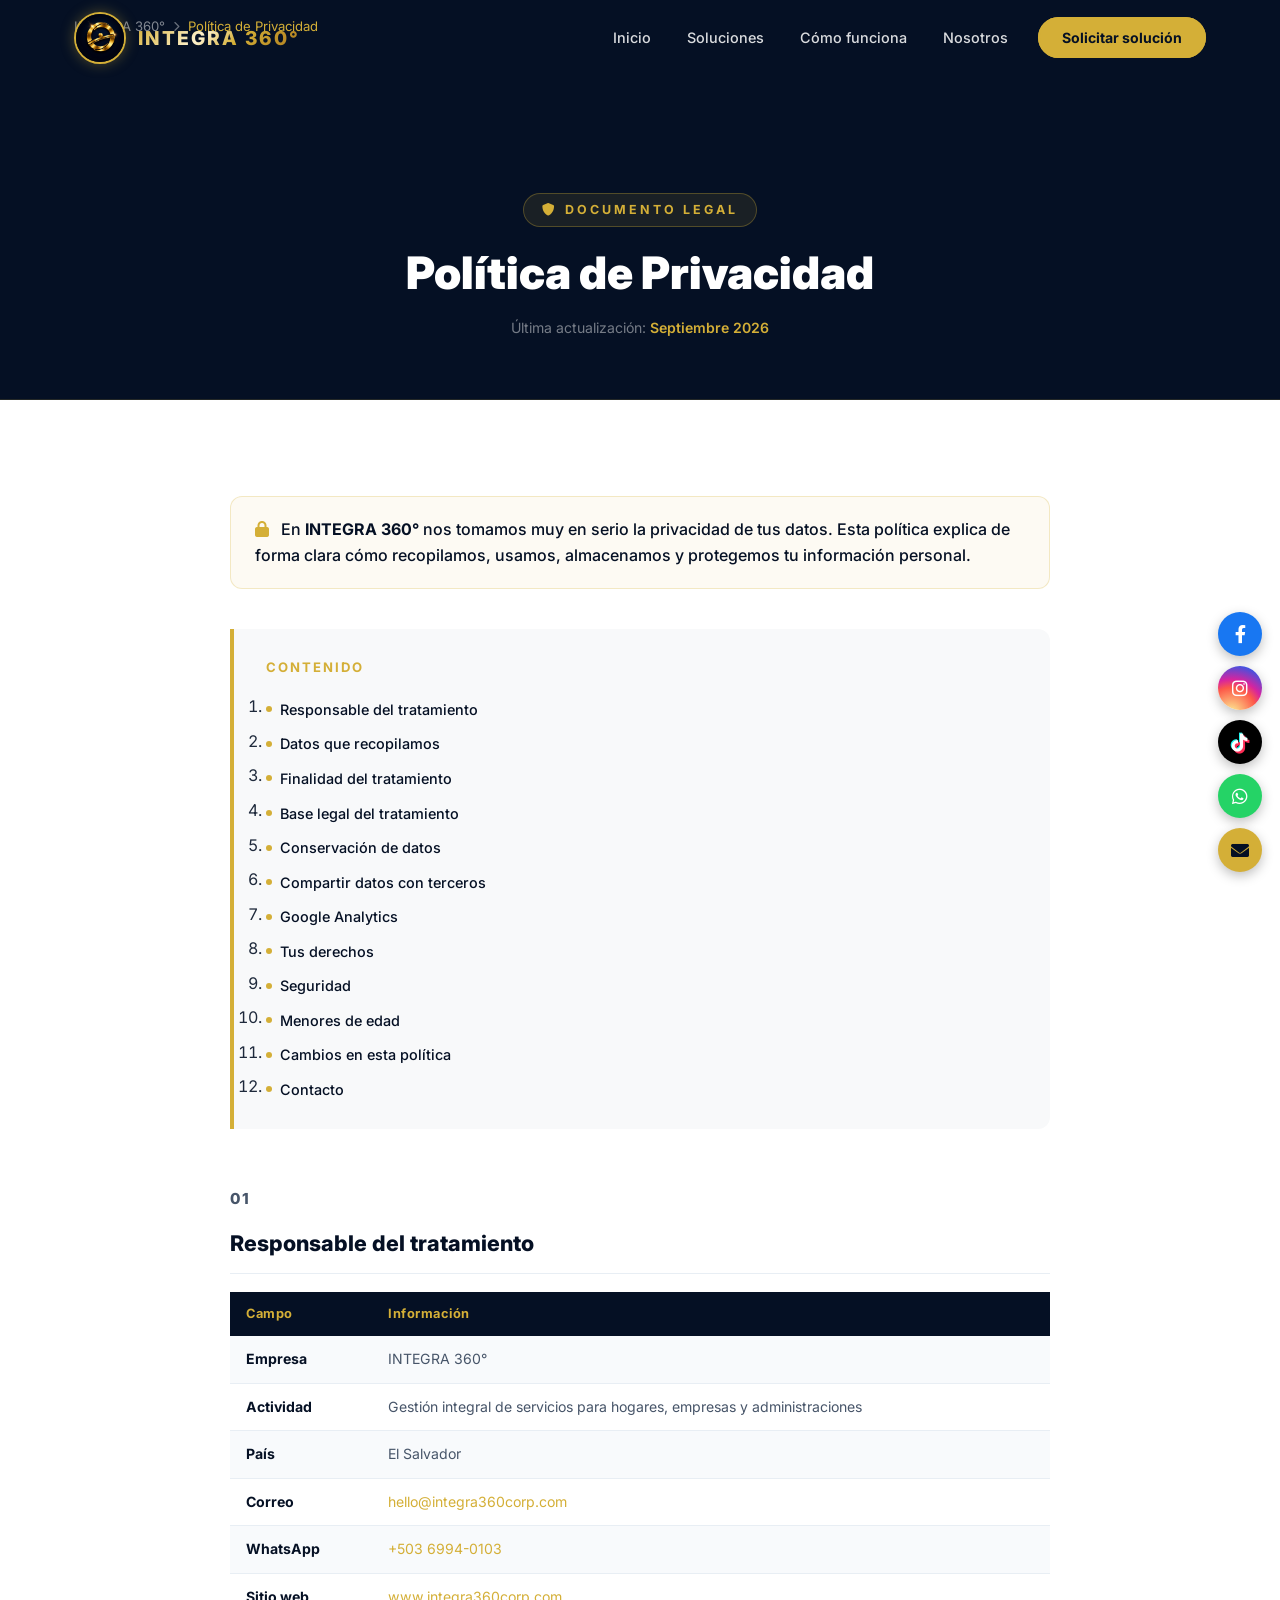
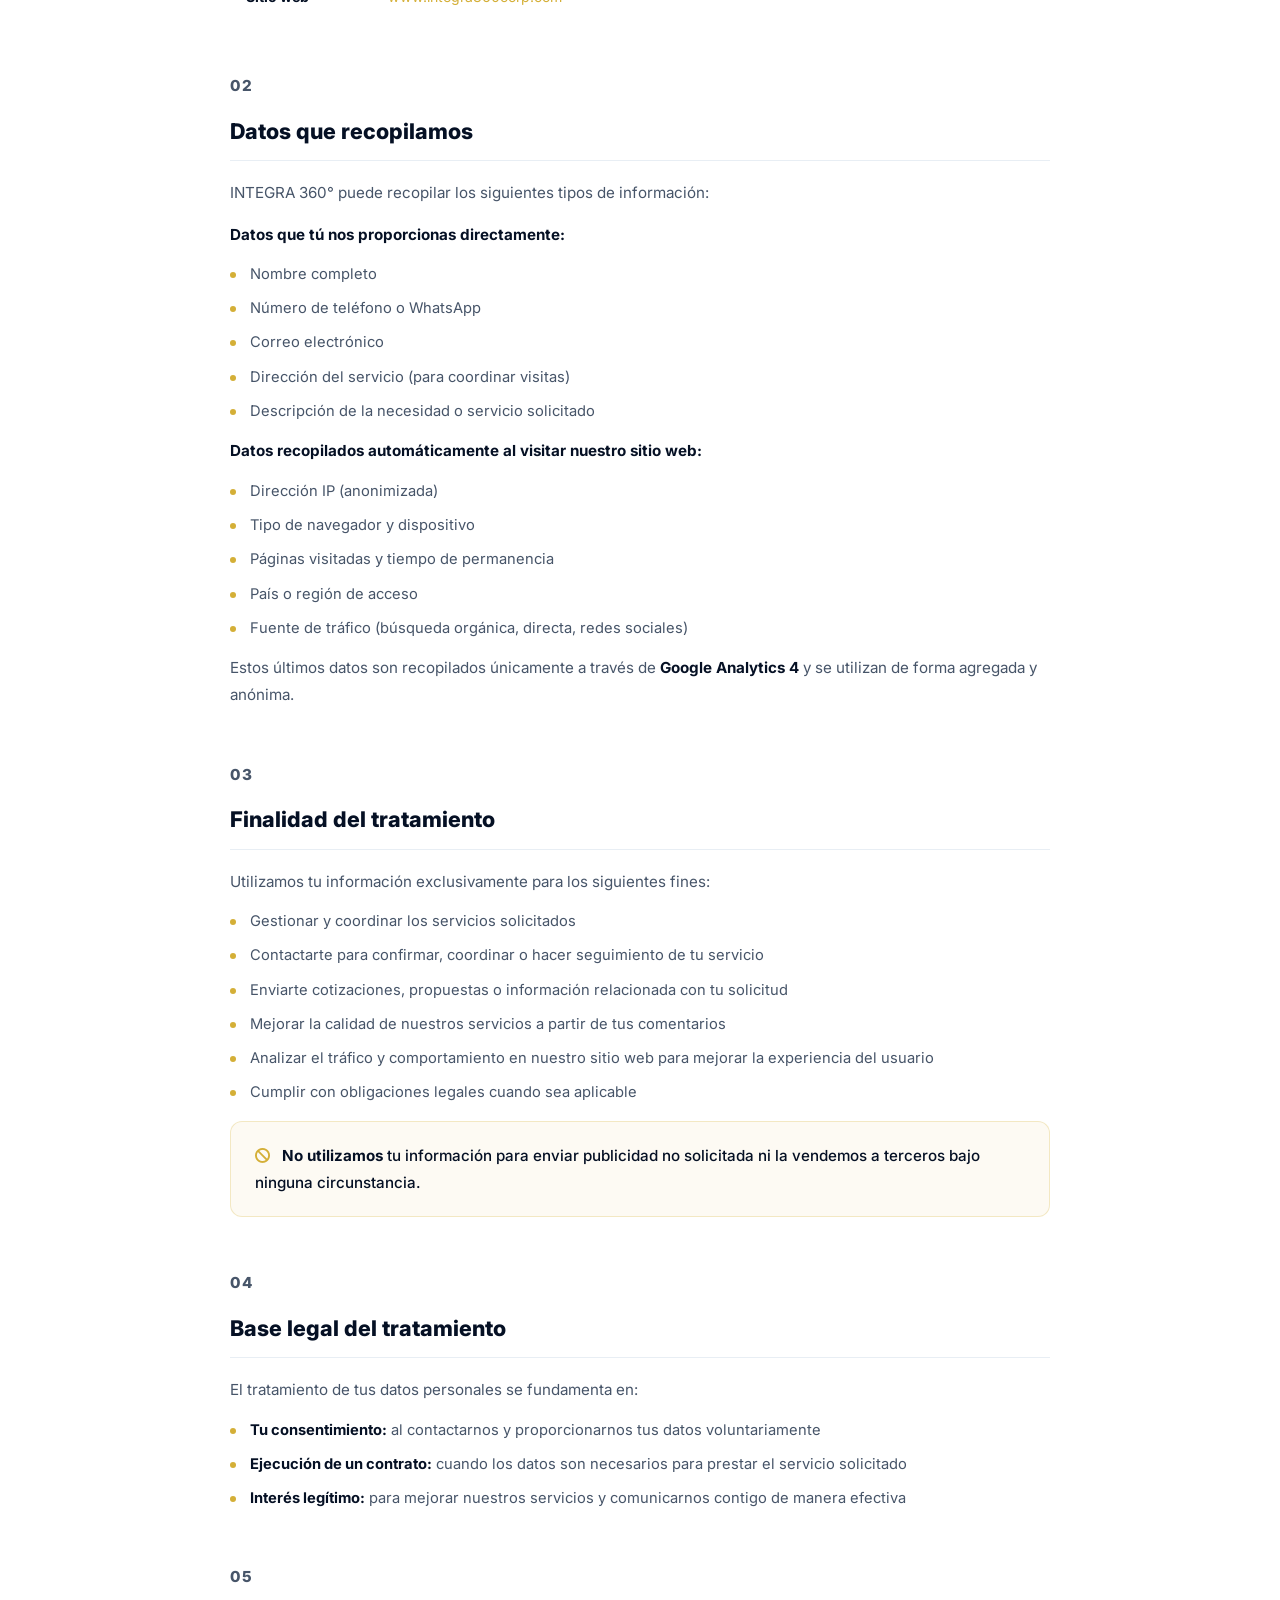
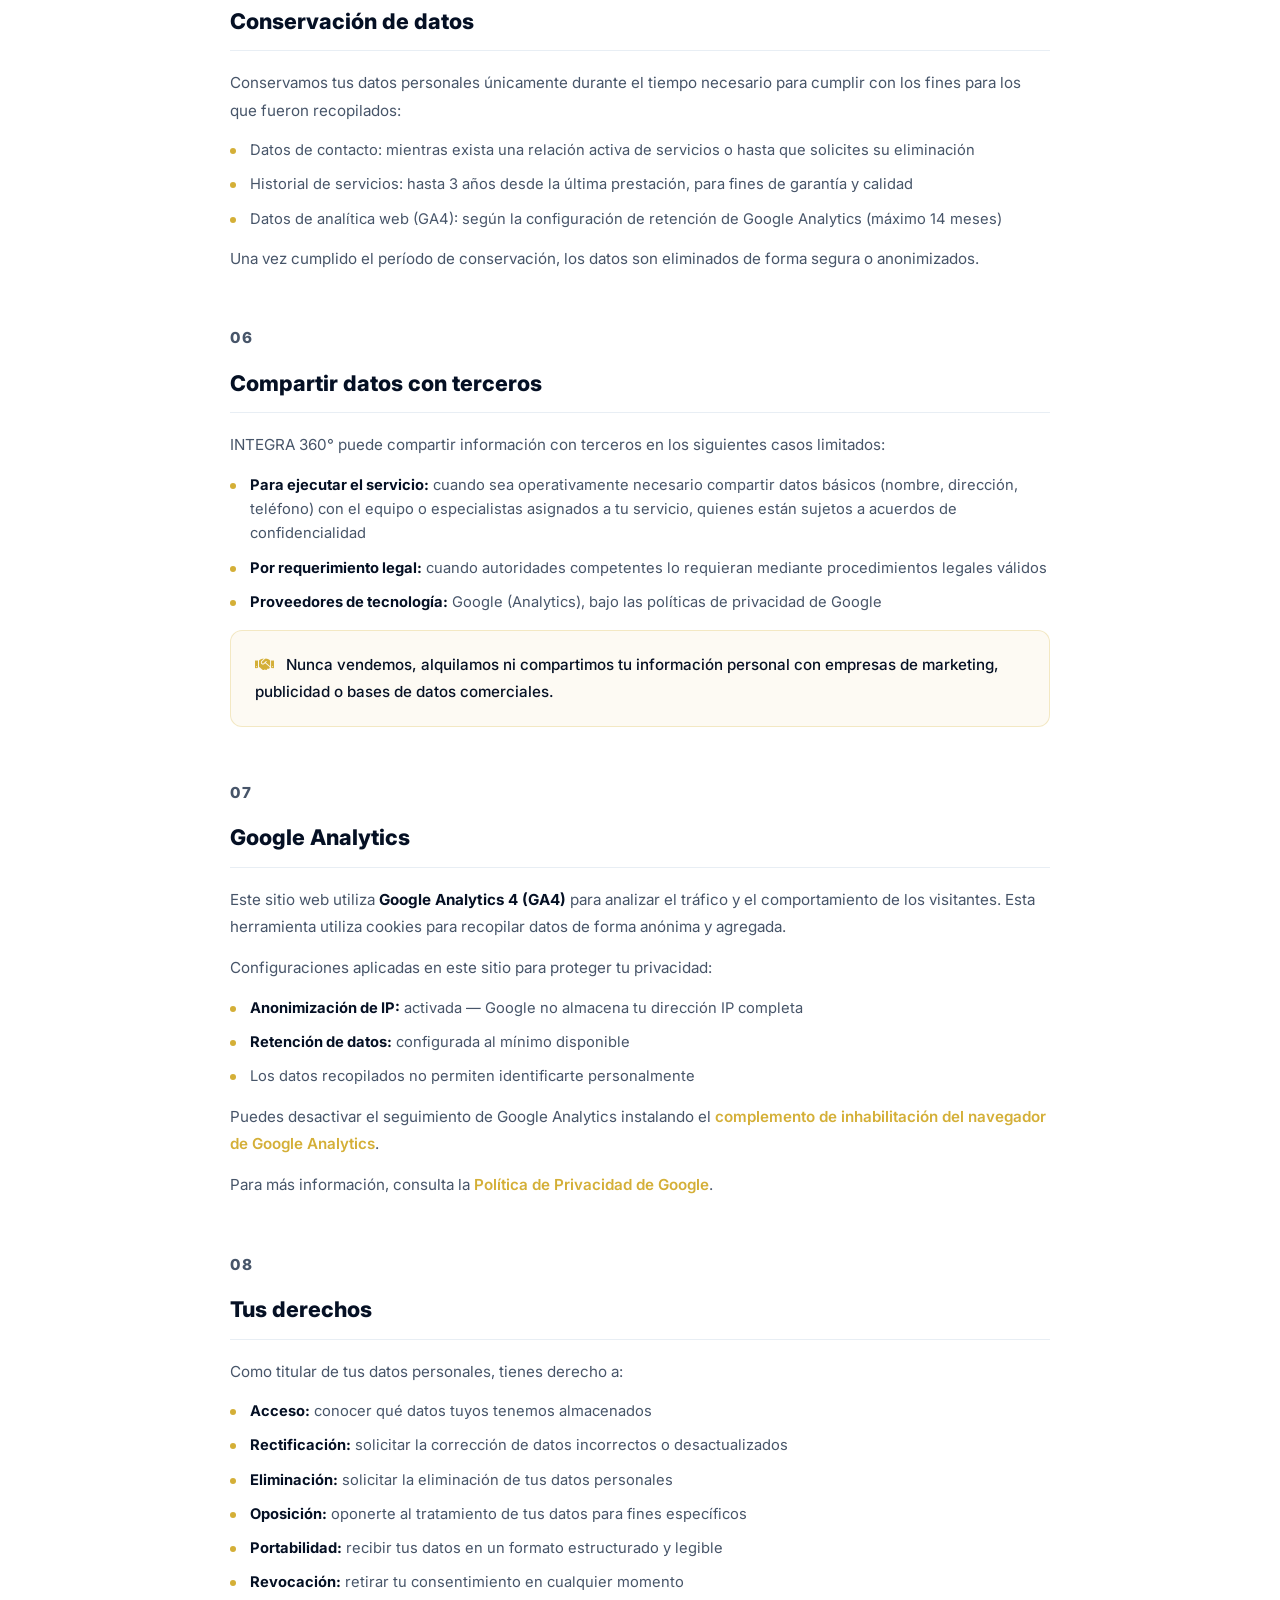
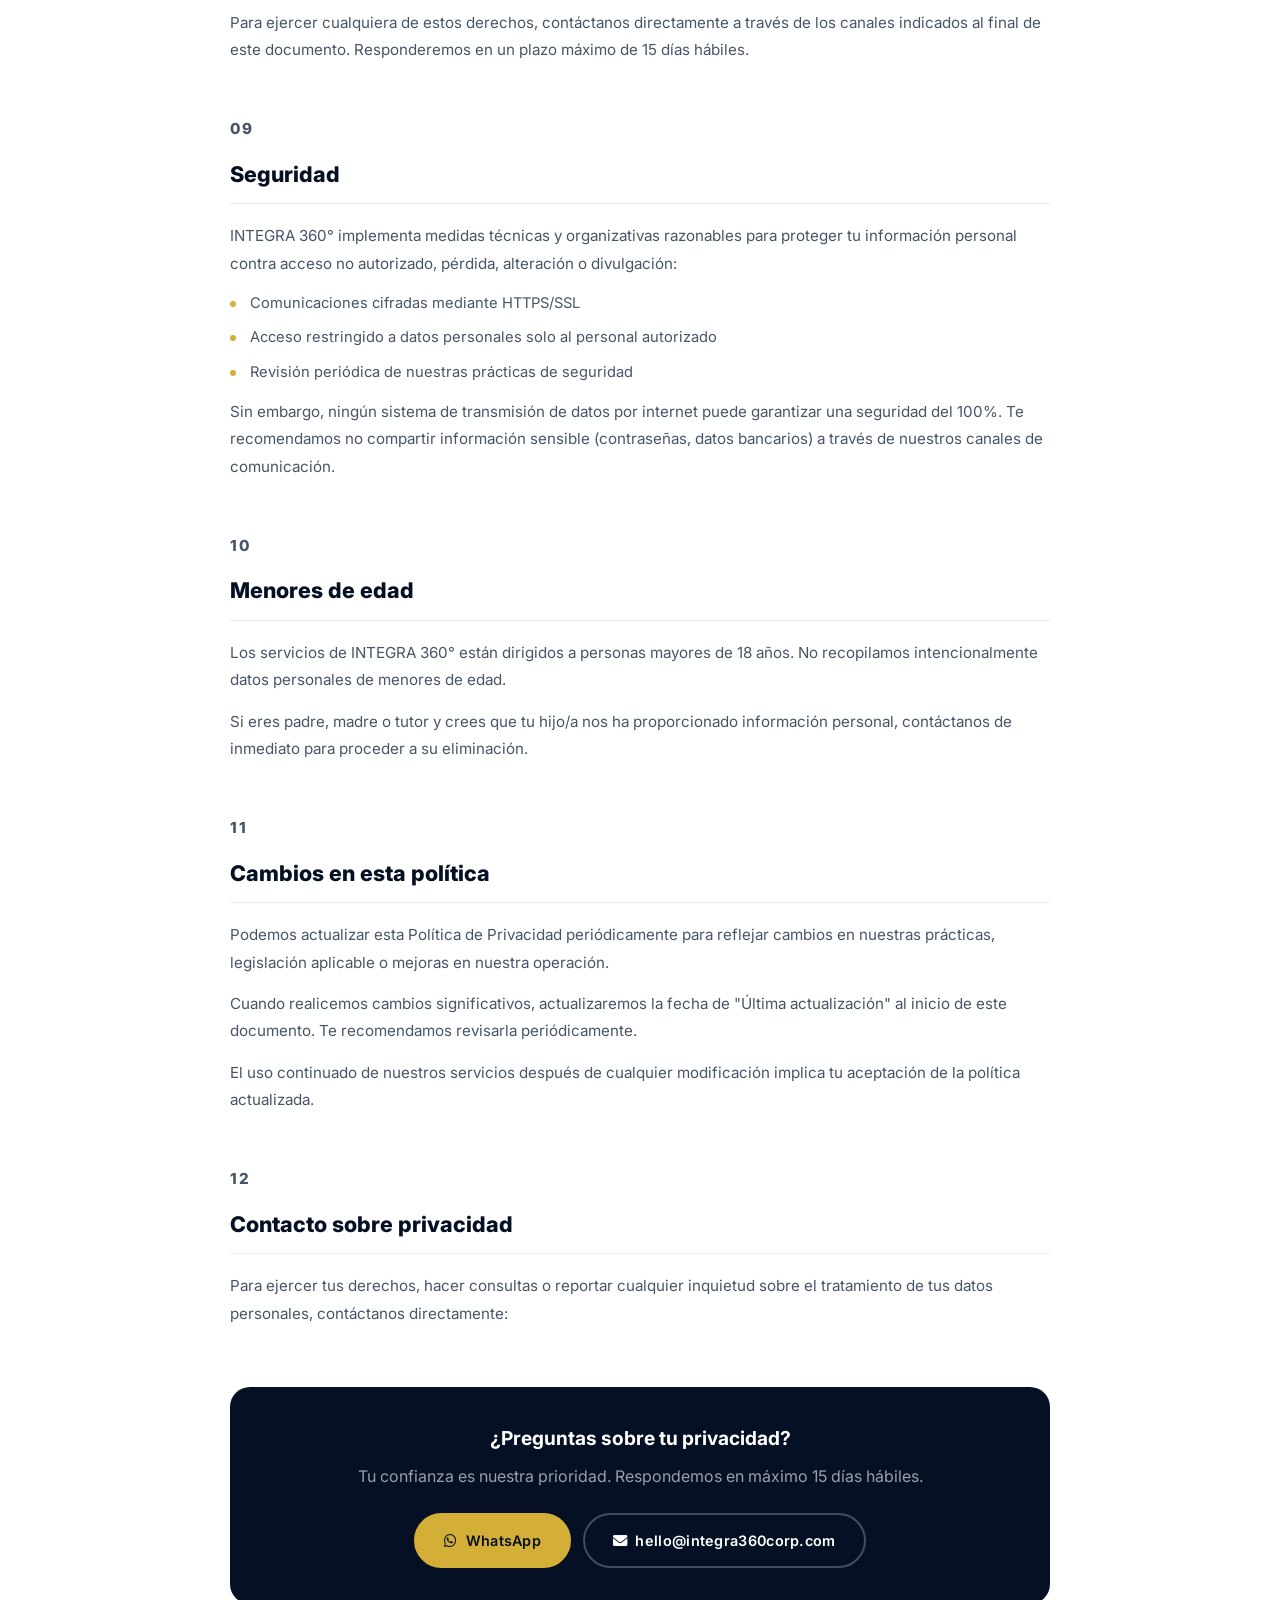
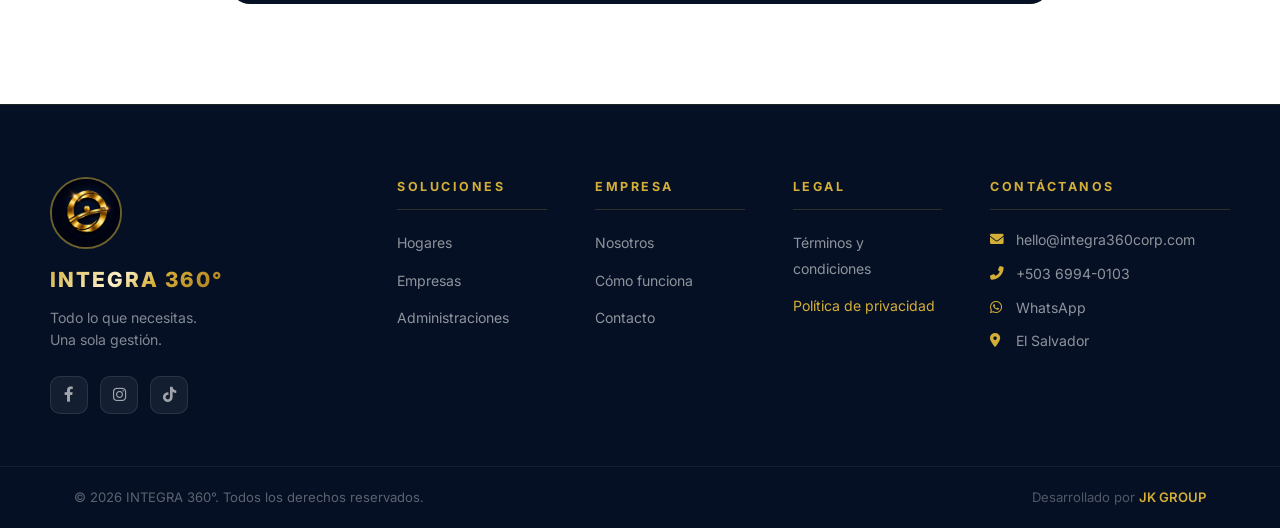
<file: privacidad.html>
<!DOCTYPE html>
<html lang="es-SV" itemscope itemtype="https://schema.org/WebPage">
<head>

    <meta charset="UTF-8" />
    <meta name="viewport" content="width=device-width, initial-scale=1.0" />
    <meta name="theme-color" content="#051024" />

    <!-- Google Analytics 4 -->
    <script async src="https://www.googletagmanager.com/gtag/js?id=G-BEDM810LPW"></script>
    <script>
      window.dataLayer = window.dataLayer || [];
      function gtag(){dataLayer.push(arguments);}
      gtag('js', new Date());
      gtag('config', 'G-BEDM810LPW', {
        'anonymize_ip': true,
        'cookie_flags': 'SameSite=None;Secure'
      });
    </script>

    <title>Política de Privacidad | INTEGRA 360°</title>
    <meta name="description" content="Política de privacidad de INTEGRA 360°. Conoce cómo recopilamos, usamos y protegemos tu información personal. Gestión integral de servicios en El Salvador." />
    <meta name="robots" content="index, follow" />
    <link rel="canonical" href="https://www.integra360corp.com/privacidad.html" />

    <!-- Favicons -->
    <link rel="icon" type="image/png" sizes="48x48" href="/favicon-48.png" />
    <link rel="icon" type="image/png" sizes="32x32" href="/favicon-32.png" />
    <link rel="apple-touch-icon" sizes="180x180" href="/apple-touch-icon.png" />

    <!-- Open Graph -->
    <meta property="og:type" content="website" />
    <meta property="og:title" content="Política de Privacidad | INTEGRA 360°" />
    <meta property="og:description" content="Política de privacidad de INTEGRA 360°. Cómo protegemos tu información." />
    <meta property="og:url" content="https://www.integra360corp.com/privacidad.html" />
    <meta property="og:image" content="https://www.integra360corp.com/img/logo.webp" />

    <!-- Fonts -->
    <link rel="preconnect" href="https://fonts.googleapis.com" />
    <link rel="preconnect" href="https://fonts.gstatic.com" crossorigin />
    <link href="https://fonts.googleapis.com/css2?family=Inter:wght@300;400;500;600;700;800&display=swap" rel="stylesheet" />
    <link rel="stylesheet" href="styles.css?v=5.0" />
    <link rel="stylesheet" href="https://cdnjs.cloudflare.com/ajax/libs/font-awesome/6.0.0/css/all.min.css" />

    <style>
        .legal-hero {
            background: var(--primary);
            padding: 140px 0 60px;
            text-align: center;
            border-bottom: 1px solid rgba(212,175,55,0.15);
        }
        .legal-hero__label {
            display: inline-flex;
            align-items: center;
            gap: 8px;
            font-size: 0.78rem;
            font-weight: 700;
            letter-spacing: 3px;
            text-transform: uppercase;
            color: var(--accent);
            background: rgba(212,175,55,0.1);
            border: 1px solid rgba(212,175,55,0.3);
            padding: 6px 18px;
            border-radius: 50px;
            margin-bottom: 20px;
        }
        .legal-hero__title {
            font-size: 2.8rem;
            font-weight: 900;
            color: var(--white);
            margin-bottom: 16px;
            line-height: 1.2;
        }
        .legal-hero__meta {
            font-size: 0.88rem;
            color: rgba(255,255,255,0.45);
        }
        .legal-hero__meta span { color: var(--accent); font-weight: 600; }

        .legal-content {
            padding: 80px 0 100px;
            background: var(--white);
        }
        .legal-wrapper {
            max-width: 820px;
            margin: 0 auto;
        }
        .legal-toc {
            background: var(--bg-light);
            border-left: 4px solid var(--accent);
            border-radius: 0 12px 12px 0;
            padding: 28px 32px;
            margin-bottom: 56px;
        }
        .legal-toc__title {
            font-size: 0.82rem;
            font-weight: 700;
            letter-spacing: 2px;
            text-transform: uppercase;
            color: var(--accent);
            margin-bottom: 16px;
        }
        .legal-toc__list {
            display: flex;
            flex-direction: column;
            gap: 8px;
        }
        .legal-toc__list a {
            font-size: 0.9rem;
            color: var(--primary);
            font-weight: 500;
            transition: color 0.2s;
            display: flex;
            align-items: center;
            gap: 8px;
        }
        .legal-toc__list a::before {
            content: '';
            display: inline-block;
            width: 6px;
            height: 6px;
            border-radius: 50%;
            background: var(--accent);
            flex-shrink: 0;
        }
        .legal-toc__list a:hover { color: var(--accent); }

        .legal-section {
            margin-bottom: 52px;
            scroll-margin-top: 100px;
        }
        .legal-section__number {
            font-size: 0.72rem;
            font-weight: 800;
            letter-spacing: 2px;
            text-transform: uppercase;
            color: var(--accent);
            margin-bottom: 6px;
        }
        .legal-section__title {
            font-size: 1.35rem;
            font-weight: 800;
            color: var(--primary);
            margin-bottom: 18px;
            padding-bottom: 12px;
            border-bottom: 1px solid #e8eef4;
        }
        .legal-section p {
            font-size: 0.95rem;
            color: var(--text-mid);
            line-height: 1.8;
            margin-bottom: 14px;
        }
        .legal-section ul {
            margin: 12px 0 14px 0;
            display: flex;
            flex-direction: column;
            gap: 10px;
        }
        .legal-section ul li {
            font-size: 0.92rem;
            color: var(--text-mid);
            line-height: 1.65;
            padding-left: 20px;
            position: relative;
        }
        .legal-section ul li::before {
            content: '';
            position: absolute;
            left: 0;
            top: 10px;
            width: 6px;
            height: 6px;
            border-radius: 50%;
            background: var(--accent);
        }
        .legal-section strong { color: var(--primary); font-weight: 700; }

        .legal-highlight {
            background: rgba(212,175,55,0.06);
            border: 1px solid rgba(212,175,55,0.25);
            border-radius: 12px;
            padding: 20px 24px;
            margin: 16px 0;
        }
        .legal-highlight p { margin-bottom: 0; color: var(--primary); font-weight: 500; }

        /* Tabla de datos */
        .legal-data-table {
            width: 100%;
            border-collapse: collapse;
            margin: 16px 0;
            font-size: 0.88rem;
        }
        .legal-data-table th {
            background: var(--primary);
            color: var(--accent);
            font-weight: 700;
            padding: 12px 16px;
            text-align: left;
            font-size: 0.8rem;
            letter-spacing: 0.5px;
        }
        .legal-data-table td {
            padding: 12px 16px;
            border-bottom: 1px solid #e8eef4;
            color: var(--text-mid);
            vertical-align: top;
        }
        .legal-data-table tr:last-child td { border-bottom: none; }
        .legal-data-table tr:nth-child(even) td { background: #f8fafc; }

        .legal-contact-card {
            background: var(--primary);
            border-radius: 20px;
            padding: 36px;
            text-align: center;
            margin-top: 60px;
        }
        .legal-contact-card h3 {
            font-size: 1.2rem;
            font-weight: 700;
            color: var(--white);
            margin-bottom: 10px;
        }
        .legal-contact-card p {
            color: rgba(255,255,255,0.6) !important;
            margin-bottom: 24px !important;
        }

        .legal-breadcrumb {
            padding: 16px 0;
            background: var(--primary);
        }
        .breadcrumb-inner {
            display: flex;
            align-items: center;
            gap: 8px;
            font-size: 0.82rem;
            color: rgba(255,255,255,0.4);
        }
        .breadcrumb-inner a { color: rgba(255,255,255,0.5); transition: color 0.2s; }
        .breadcrumb-inner a:hover { color: var(--accent); }
        .breadcrumb-inner i { font-size: 0.65rem; }
        .breadcrumb-inner span:last-child { color: var(--accent); }

        @media (max-width: 768px) {
            .legal-hero { padding: 120px 0 48px; }
            .legal-hero__title { font-size: 2rem; }
            .legal-content { padding: 56px 0 72px; }
            .legal-data-table { font-size: 0.82rem; }
            .legal-data-table th, .legal-data-table td { padding: 10px 12px; }
        }
    </style>

</head>
<body>

    <!-- NAVBAR -->
    <nav class="navbar" id="navbar" aria-label="Navegación principal">
        <div class="container nav-container">
            <a href="index.html" class="logo" aria-label="Volver al inicio — INTEGRA 360°">
                <img src="img/logo.webp" alt="Logo INTEGRA 360°" class="logo-img" width="52" height="52" fetchpriority="high" decoding="async" />
                <span class="logo-text gold-metallic-text">INTEGRA 360°</span>
            </a>
            <div class="menu-toggle" id="mobile-menu" role="button" tabindex="0" aria-label="Abrir menú" aria-expanded="false">
                <span class="bar"></span>
                <span class="bar"></span>
                <span class="bar"></span>
            </div>
            <ul class="nav-menu">
                <li><a href="index.html#inicio" class="nav-link">Inicio</a></li>
                <li><a href="index.html#soluciones" class="nav-link">Soluciones</a></li>
                <li><a href="index.html#como-funciona" class="nav-link">Cómo funciona</a></li>
                <li><a href="index.html#por-que" class="nav-link">Nosotros</a></li>
                <li>
                    <a href="https://wa.me/50369940103?text=Hola,%20me%20gustaría%20solicitar%20una%20solución%20con%20INTEGRA%20360°."
                       target="_blank" rel="noopener noreferrer" class="nav-link btn-nav" id="nav-cta">
                        Solicitar solución
                    </a>
                </li>
            </ul>
        </div>
    </nav>

    <!-- BREADCRUMB -->
    <div class="legal-breadcrumb">
        <div class="container breadcrumb-inner">
            <a href="index.html">INTEGRA 360°</a>
            <i class="fas fa-chevron-right" aria-hidden="true"></i>
            <span>Política de Privacidad</span>
        </div>
    </div>

    <!-- HERO LEGAL -->
    <div class="legal-hero">
        <div class="container">
            <div class="legal-hero__label">
                <i class="fas fa-shield-alt" aria-hidden="true"></i>
                Documento Legal
            </div>
            <h1 class="legal-hero__title">Política de Privacidad</h1>
            <p class="legal-hero__meta">Última actualización: <span>Septiembre 2026</span></p>
        </div>
    </div>

    <!-- CONTENIDO -->
    <main class="legal-content" aria-label="Política de privacidad de INTEGRA 360°">
        <div class="container">
            <div class="legal-wrapper">

                <!-- Introducción -->
                <div class="legal-highlight" style="margin-bottom:40px;">
                    <p><i class="fas fa-lock" style="color:var(--accent);margin-right:8px;" aria-hidden="true"></i> En <strong>INTEGRA 360°</strong> nos tomamos muy en serio la privacidad de tus datos. Esta política explica de forma clara cómo recopilamos, usamos, almacenamos y protegemos tu información personal.</p>
                </div>

                <!-- Tabla de contenido -->
                <nav class="legal-toc" aria-label="Tabla de contenido">
                    <p class="legal-toc__title">Contenido</p>
                    <ol class="legal-toc__list">
                        <li><a href="#responsable">Responsable del tratamiento</a></li>
                        <li><a href="#datos-recopilados">Datos que recopilamos</a></li>
                        <li><a href="#finalidad">Finalidad del tratamiento</a></li>
                        <li><a href="#base-legal">Base legal del tratamiento</a></li>
                        <li><a href="#conservacion">Conservación de datos</a></li>
                        <li><a href="#terceros">Compartir datos con terceros</a></li>
                        <li><a href="#google-analytics">Google Analytics</a></li>
                        <li><a href="#derechos">Tus derechos</a></li>
                        <li><a href="#seguridad">Seguridad</a></li>
                        <li><a href="#menores">Menores de edad</a></li>
                        <li><a href="#cambios">Cambios en esta política</a></li>
                        <li><a href="#contacto-privacidad">Contacto</a></li>
                    </ol>
                </nav>

                <!-- 1. Responsable -->
                <section class="legal-section" id="responsable">
                    <p class="legal-section__number">01</p>
                    <h2 class="legal-section__title">Responsable del tratamiento</h2>
                    <table class="legal-data-table">
                        <tr><th>Campo</th><th>Información</th></tr>
                        <tr><td><strong>Empresa</strong></td><td>INTEGRA 360°</td></tr>
                        <tr><td><strong>Actividad</strong></td><td>Gestión integral de servicios para hogares, empresas y administraciones</td></tr>
                        <tr><td><strong>País</strong></td><td>El Salvador</td></tr>
                        <tr><td><strong>Correo</strong></td><td><a href="mailto:hello@integra360corp.com" style="color:var(--accent);">hello@integra360corp.com</a></td></tr>
                        <tr><td><strong>WhatsApp</strong></td><td><a href="https://wa.me/50369940103" target="_blank" rel="noopener noreferrer" style="color:var(--accent);">+503 6994-0103</a></td></tr>
                        <tr><td><strong>Sitio web</strong></td><td><a href="https://www.integra360corp.com" style="color:var(--accent);">www.integra360corp.com</a></td></tr>
                    </table>
                </section>

                <!-- 2. Datos recopilados -->
                <section class="legal-section" id="datos-recopilados">
                    <p class="legal-section__number">02</p>
                    <h2 class="legal-section__title">Datos que recopilamos</h2>
                    <p>INTEGRA 360° puede recopilar los siguientes tipos de información:</p>
                    <p><strong>Datos que tú nos proporcionas directamente:</strong></p>
                    <ul>
                        <li>Nombre completo</li>
                        <li>Número de teléfono o WhatsApp</li>
                        <li>Correo electrónico</li>
                        <li>Dirección del servicio (para coordinar visitas)</li>
                        <li>Descripción de la necesidad o servicio solicitado</li>
                    </ul>
                    <p><strong>Datos recopilados automáticamente al visitar nuestro sitio web:</strong></p>
                    <ul>
                        <li>Dirección IP (anonimizada)</li>
                        <li>Tipo de navegador y dispositivo</li>
                        <li>Páginas visitadas y tiempo de permanencia</li>
                        <li>País o región de acceso</li>
                        <li>Fuente de tráfico (búsqueda orgánica, directa, redes sociales)</li>
                    </ul>
                    <p>Estos últimos datos son recopilados únicamente a través de <strong>Google Analytics 4</strong> y se utilizan de forma agregada y anónima.</p>
                </section>

                <!-- 3. Finalidad -->
                <section class="legal-section" id="finalidad">
                    <p class="legal-section__number">03</p>
                    <h2 class="legal-section__title">Finalidad del tratamiento</h2>
                    <p>Utilizamos tu información exclusivamente para los siguientes fines:</p>
                    <ul>
                        <li>Gestionar y coordinar los servicios solicitados</li>
                        <li>Contactarte para confirmar, coordinar o hacer seguimiento de tu servicio</li>
                        <li>Enviarte cotizaciones, propuestas o información relacionada con tu solicitud</li>
                        <li>Mejorar la calidad de nuestros servicios a partir de tus comentarios</li>
                        <li>Analizar el tráfico y comportamiento en nuestro sitio web para mejorar la experiencia del usuario</li>
                        <li>Cumplir con obligaciones legales cuando sea aplicable</li>
                    </ul>
                    <div class="legal-highlight">
                        <p><i class="fas fa-ban" style="color:var(--accent);margin-right:8px;" aria-hidden="true"></i> <strong>No utilizamos</strong> tu información para enviar publicidad no solicitada ni la vendemos a terceros bajo ninguna circunstancia.</p>
                    </div>
                </section>

                <!-- 4. Base legal -->
                <section class="legal-section" id="base-legal">
                    <p class="legal-section__number">04</p>
                    <h2 class="legal-section__title">Base legal del tratamiento</h2>
                    <p>El tratamiento de tus datos personales se fundamenta en:</p>
                    <ul>
                        <li><strong>Tu consentimiento:</strong> al contactarnos y proporcionarnos tus datos voluntariamente</li>
                        <li><strong>Ejecución de un contrato:</strong> cuando los datos son necesarios para prestar el servicio solicitado</li>
                        <li><strong>Interés legítimo:</strong> para mejorar nuestros servicios y comunicarnos contigo de manera efectiva</li>
                    </ul>
                </section>

                <!-- 5. Conservación -->
                <section class="legal-section" id="conservacion">
                    <p class="legal-section__number">05</p>
                    <h2 class="legal-section__title">Conservación de datos</h2>
                    <p>Conservamos tus datos personales únicamente durante el tiempo necesario para cumplir con los fines para los que fueron recopilados:</p>
                    <ul>
                        <li>Datos de contacto: mientras exista una relación activa de servicios o hasta que solicites su eliminación</li>
                        <li>Historial de servicios: hasta 3 años desde la última prestación, para fines de garantía y calidad</li>
                        <li>Datos de analítica web (GA4): según la configuración de retención de Google Analytics (máximo 14 meses)</li>
                    </ul>
                    <p>Una vez cumplido el período de conservación, los datos son eliminados de forma segura o anonimizados.</p>
                </section>

                <!-- 6. Terceros -->
                <section class="legal-section" id="terceros">
                    <p class="legal-section__number">06</p>
                    <h2 class="legal-section__title">Compartir datos con terceros</h2>
                    <p>INTEGRA 360° puede compartir información con terceros en los siguientes casos limitados:</p>
                    <ul>
                        <li><strong>Para ejecutar el servicio:</strong> cuando sea operativamente necesario compartir datos básicos (nombre, dirección, teléfono) con el equipo o especialistas asignados a tu servicio, quienes están sujetos a acuerdos de confidencialidad</li>
                        <li><strong>Por requerimiento legal:</strong> cuando autoridades competentes lo requieran mediante procedimientos legales válidos</li>
                        <li><strong>Proveedores de tecnología:</strong> Google (Analytics), bajo las políticas de privacidad de Google</li>
                    </ul>
                    <div class="legal-highlight">
                        <p><i class="fas fa-handshake" style="color:var(--accent);margin-right:8px;" aria-hidden="true"></i> Nunca vendemos, alquilamos ni compartimos tu información personal con empresas de marketing, publicidad o bases de datos comerciales.</p>
                    </div>
                </section>

                <!-- 7. Google Analytics -->
                <section class="legal-section" id="google-analytics">
                    <p class="legal-section__number">07</p>
                    <h2 class="legal-section__title">Google Analytics</h2>
                    <p>Este sitio web utiliza <strong>Google Analytics 4 (GA4)</strong> para analizar el tráfico y el comportamiento de los visitantes. Esta herramienta utiliza cookies para recopilar datos de forma anónima y agregada.</p>
                    <p>Configuraciones aplicadas en este sitio para proteger tu privacidad:</p>
                    <ul>
                        <li><strong>Anonimización de IP:</strong> activada — Google no almacena tu dirección IP completa</li>
                        <li><strong>Retención de datos:</strong> configurada al mínimo disponible</li>
                        <li>Los datos recopilados no permiten identificarte personalmente</li>
                    </ul>
                    <p>Puedes desactivar el seguimiento de Google Analytics instalando el <a href="https://tools.google.com/dlpage/gaoptout" target="_blank" rel="noopener noreferrer" style="color:var(--accent);font-weight:600;">complemento de inhabilitación del navegador de Google Analytics</a>.</p>
                    <p>Para más información, consulta la <a href="https://policies.google.com/privacy" target="_blank" rel="noopener noreferrer" style="color:var(--accent);font-weight:600;">Política de Privacidad de Google</a>.</p>
                </section>

                <!-- 8. Derechos -->
                <section class="legal-section" id="derechos">
                    <p class="legal-section__number">08</p>
                    <h2 class="legal-section__title">Tus derechos</h2>
                    <p>Como titular de tus datos personales, tienes derecho a:</p>
                    <ul>
                        <li><strong>Acceso:</strong> conocer qué datos tuyos tenemos almacenados</li>
                        <li><strong>Rectificación:</strong> solicitar la corrección de datos incorrectos o desactualizados</li>
                        <li><strong>Eliminación:</strong> solicitar la eliminación de tus datos personales</li>
                        <li><strong>Oposición:</strong> oponerte al tratamiento de tus datos para fines específicos</li>
                        <li><strong>Portabilidad:</strong> recibir tus datos en un formato estructurado y legible</li>
                        <li><strong>Revocación:</strong> retirar tu consentimiento en cualquier momento</li>
                    </ul>
                    <p>Para ejercer cualquiera de estos derechos, contáctanos directamente a través de los canales indicados al final de este documento. Responderemos en un plazo máximo de 15 días hábiles.</p>
                </section>

                <!-- 9. Seguridad -->
                <section class="legal-section" id="seguridad">
                    <p class="legal-section__number">09</p>
                    <h2 class="legal-section__title">Seguridad</h2>
                    <p>INTEGRA 360° implementa medidas técnicas y organizativas razonables para proteger tu información personal contra acceso no autorizado, pérdida, alteración o divulgación:</p>
                    <ul>
                        <li>Comunicaciones cifradas mediante HTTPS/SSL</li>
                        <li>Acceso restringido a datos personales solo al personal autorizado</li>
                        <li>Revisión periódica de nuestras prácticas de seguridad</li>
                    </ul>
                    <p>Sin embargo, ningún sistema de transmisión de datos por internet puede garantizar una seguridad del 100%. Te recomendamos no compartir información sensible (contraseñas, datos bancarios) a través de nuestros canales de comunicación.</p>
                </section>

                <!-- 10. Menores -->
                <section class="legal-section" id="menores">
                    <p class="legal-section__number">10</p>
                    <h2 class="legal-section__title">Menores de edad</h2>
                    <p>Los servicios de INTEGRA 360° están dirigidos a personas mayores de 18 años. No recopilamos intencionalmente datos personales de menores de edad.</p>
                    <p>Si eres padre, madre o tutor y crees que tu hijo/a nos ha proporcionado información personal, contáctanos de inmediato para proceder a su eliminación.</p>
                </section>

                <!-- 11. Cambios -->
                <section class="legal-section" id="cambios">
                    <p class="legal-section__number">11</p>
                    <h2 class="legal-section__title">Cambios en esta política</h2>
                    <p>Podemos actualizar esta Política de Privacidad periódicamente para reflejar cambios en nuestras prácticas, legislación aplicable o mejoras en nuestra operación.</p>
                    <p>Cuando realicemos cambios significativos, actualizaremos la fecha de "Última actualización" al inicio de este documento. Te recomendamos revisarla periódicamente.</p>
                    <p>El uso continuado de nuestros servicios después de cualquier modificación implica tu aceptación de la política actualizada.</p>
                </section>

                <!-- 12. Contacto -->
                <section class="legal-section" id="contacto-privacidad">
                    <p class="legal-section__number">12</p>
                    <h2 class="legal-section__title">Contacto sobre privacidad</h2>
                    <p>Para ejercer tus derechos, hacer consultas o reportar cualquier inquietud sobre el tratamiento de tus datos personales, contáctanos directamente:</p>
                </section>

                <!-- Tarjeta de contacto -->
                <div class="legal-contact-card">
                    <h3>¿Preguntas sobre tu privacidad?</h3>
                    <p>Tu confianza es nuestra prioridad. Respondemos en máximo 15 días hábiles.</p>
                    <div style="display:flex;gap:12px;justify-content:center;flex-wrap:wrap;">
                        <a href="https://wa.me/50369940103?text=Hola,%20tengo%20una%20consulta%20sobre%20la%20Política%20de%20Privacidad%20de%20INTEGRA%20360°."
                           target="_blank" rel="noopener noreferrer"
                           class="btn btn-primary" style="font-size:0.9rem;">
                            <i class="fab fa-whatsapp" aria-hidden="true"></i> WhatsApp
                        </a>
                        <a href="mailto:hello@integra360corp.com" class="btn" style="background:transparent;border:2px solid rgba(255,255,255,0.25);color:var(--white);font-size:0.9rem;border-radius:50px;">
                            <i class="fas fa-envelope" aria-hidden="true"></i> hello@integra360corp.com
                        </a>
                    </div>
                </div>

            </div>
        </div>
    </main>

    <!-- FOOTER -->
    <footer id="footer" aria-label="Pie de página">
        <div class="container footer-main">
            <div class="footer-grid">
                <div class="footer-col footer-col--brand">
                    <a href="index.html"><img src="img/logo.webp" alt="Logo INTEGRA 360°" class="footer-logo" width="72" height="72" loading="lazy" decoding="async" /></a>
                    <h3 class="gold-metallic-text footer-brand-name">INTEGRA 360°</h3>
                    <p class="footer-tagline">Todo lo que necesitas.<br>Una sola gestión.</p>
                    <div class="footer-social">
                        <a href="https://www.facebook.com/profile.php?id=61587207488110" target="_blank" rel="noopener noreferrer" class="footer-social-link" aria-label="Facebook"><i class="fab fa-facebook-f" aria-hidden="true"></i></a>
                        <a href="https://www.instagram.com/integra360_sv/" target="_blank" rel="noopener noreferrer" class="footer-social-link" aria-label="Instagram"><i class="fab fa-instagram" aria-hidden="true"></i></a>
                        <a href="https://www.tiktok.com/@integra360sv" target="_blank" rel="noopener noreferrer" class="footer-social-link" aria-label="TikTok"><i class="fab fa-tiktok" aria-hidden="true"></i></a>
                    </div>
                </div>
                <div class="footer-col">
                    <h4 class="footer-col__title">Soluciones</h4>
                    <ul class="footer-col__list">
                        <li><a href="index.html#card-hogares" class="footer-link">Hogares</a></li>
                        <li><a href="index.html#card-empresas" class="footer-link">Empresas</a></li>
                        <li><a href="index.html#card-administraciones" class="footer-link">Administraciones</a></li>
                    </ul>
                </div>
                <div class="footer-col">
                    <h4 class="footer-col__title">Empresa</h4>
                    <ul class="footer-col__list">
                        <li><a href="index.html#nosotros" class="footer-link">Nosotros</a></li>
                        <li><a href="index.html#como-funciona" class="footer-link">Cómo funciona</a></li>
                        <li><a href="index.html#contacto" class="footer-link">Contacto</a></li>
                    </ul>
                </div>
                <div class="footer-col">
                    <h4 class="footer-col__title">Legal</h4>
                    <ul class="footer-col__list">
                        <li><a href="terminos.html" class="footer-link">Términos y condiciones</a></li>
                        <li><a href="privacidad.html" class="footer-link" style="color:var(--accent);">Política de privacidad</a></li>
                    </ul>
                </div>
                <div class="footer-col">
                    <h4 class="footer-col__title">Contáctanos</h4>
                    <ul class="footer-col__list footer-col__list--contact">
                        <li><a href="mailto:hello@integra360corp.com" class="footer-link footer-link--contact"><i class="fas fa-envelope" aria-hidden="true"></i> hello@integra360corp.com</a></li>
                        <li><a href="tel:+50369940103" class="footer-link footer-link--contact"><i class="fas fa-phone-alt" aria-hidden="true"></i> +503 6994-0103</a></li>
                        <li><a href="https://wa.me/50369940103" target="_blank" rel="noopener noreferrer" class="footer-link footer-link--contact"><i class="fab fa-whatsapp" aria-hidden="true"></i> WhatsApp</a></li>
                        <li><span class="footer-link footer-link--contact footer-link--nolink"><i class="fas fa-map-marker-alt" aria-hidden="true"></i> El Salvador</span></li>
                    </ul>
                </div>
            </div>
        </div>
        <div class="footer-bottom">
            <div class="container footer-bottom-inner">
                <p class="footer-copy">&copy; 2026 INTEGRA 360°. Todos los derechos reservados.</p>
                <p class="footer-dev">Desarrollado por <span class="footer-dev-brand">JK GROUP</span></p>
            </div>
        </div>
    </footer>

    <div class="social-floating" aria-label="Contacto rápido">
        <a href="https://www.facebook.com/profile.php?id=61587207488110" target="_blank" rel="noopener noreferrer" class="social-icon facebook" aria-label="Facebook"><i class="fa-brands fa-facebook-f" aria-hidden="true"></i></a>
        <a href="https://www.instagram.com/integra360_sv/" target="_blank" rel="noopener noreferrer" class="social-icon instagram" aria-label="Instagram"><i class="fa-brands fa-instagram" aria-hidden="true"></i></a>
        <a href="https://www.tiktok.com/@integra360sv" target="_blank" rel="noopener noreferrer" class="social-icon tiktok" aria-label="TikTok"><i class="fa-brands fa-tiktok" aria-hidden="true"></i></a>
        <a href="https://wa.me/50369940103" target="_blank" rel="noopener noreferrer" class="social-icon whatsapp" aria-label="WhatsApp"><i class="fa-brands fa-whatsapp" aria-hidden="true"></i></a>
        <a href="mailto:hello@integra360corp.com" class="social-icon email" aria-label="Email"><i class="fa-solid fa-envelope" aria-hidden="true"></i></a>
    </div>

    <script src="script.js"></script>
</body>
</html>
</file>
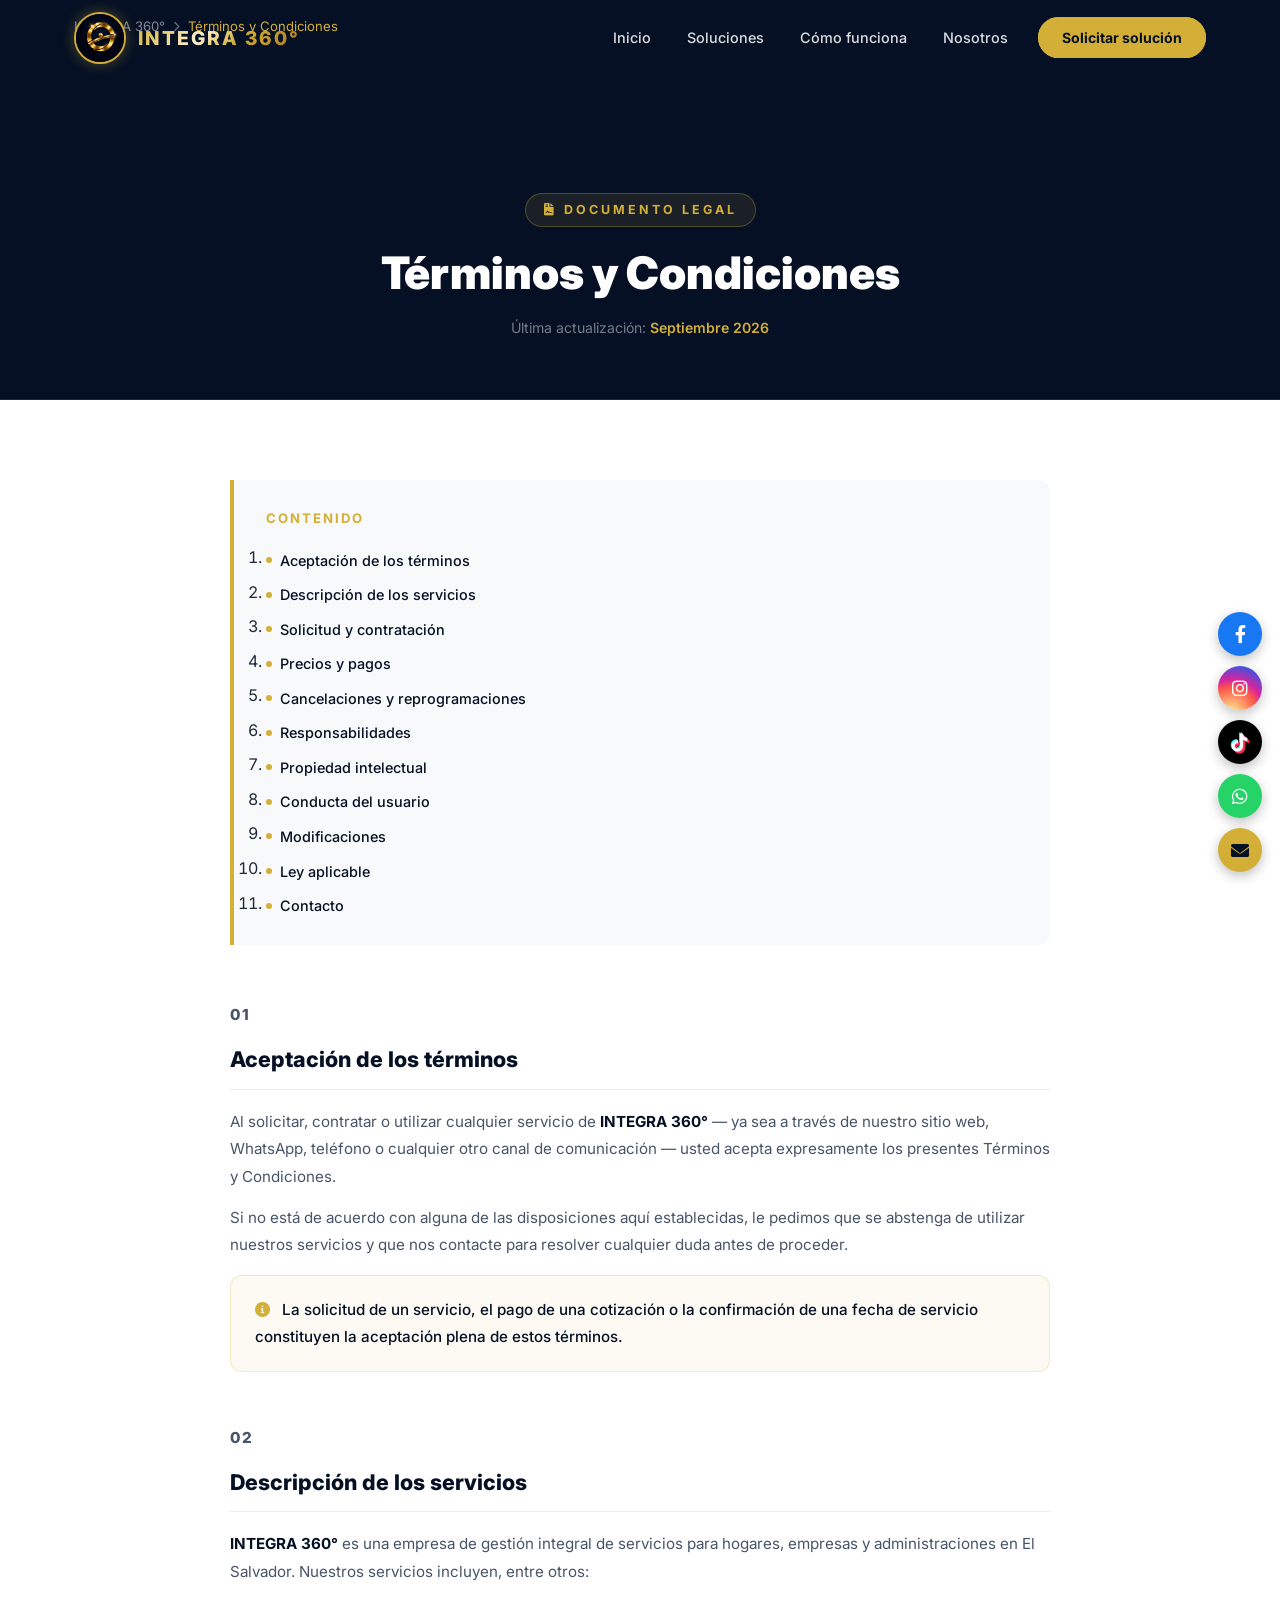
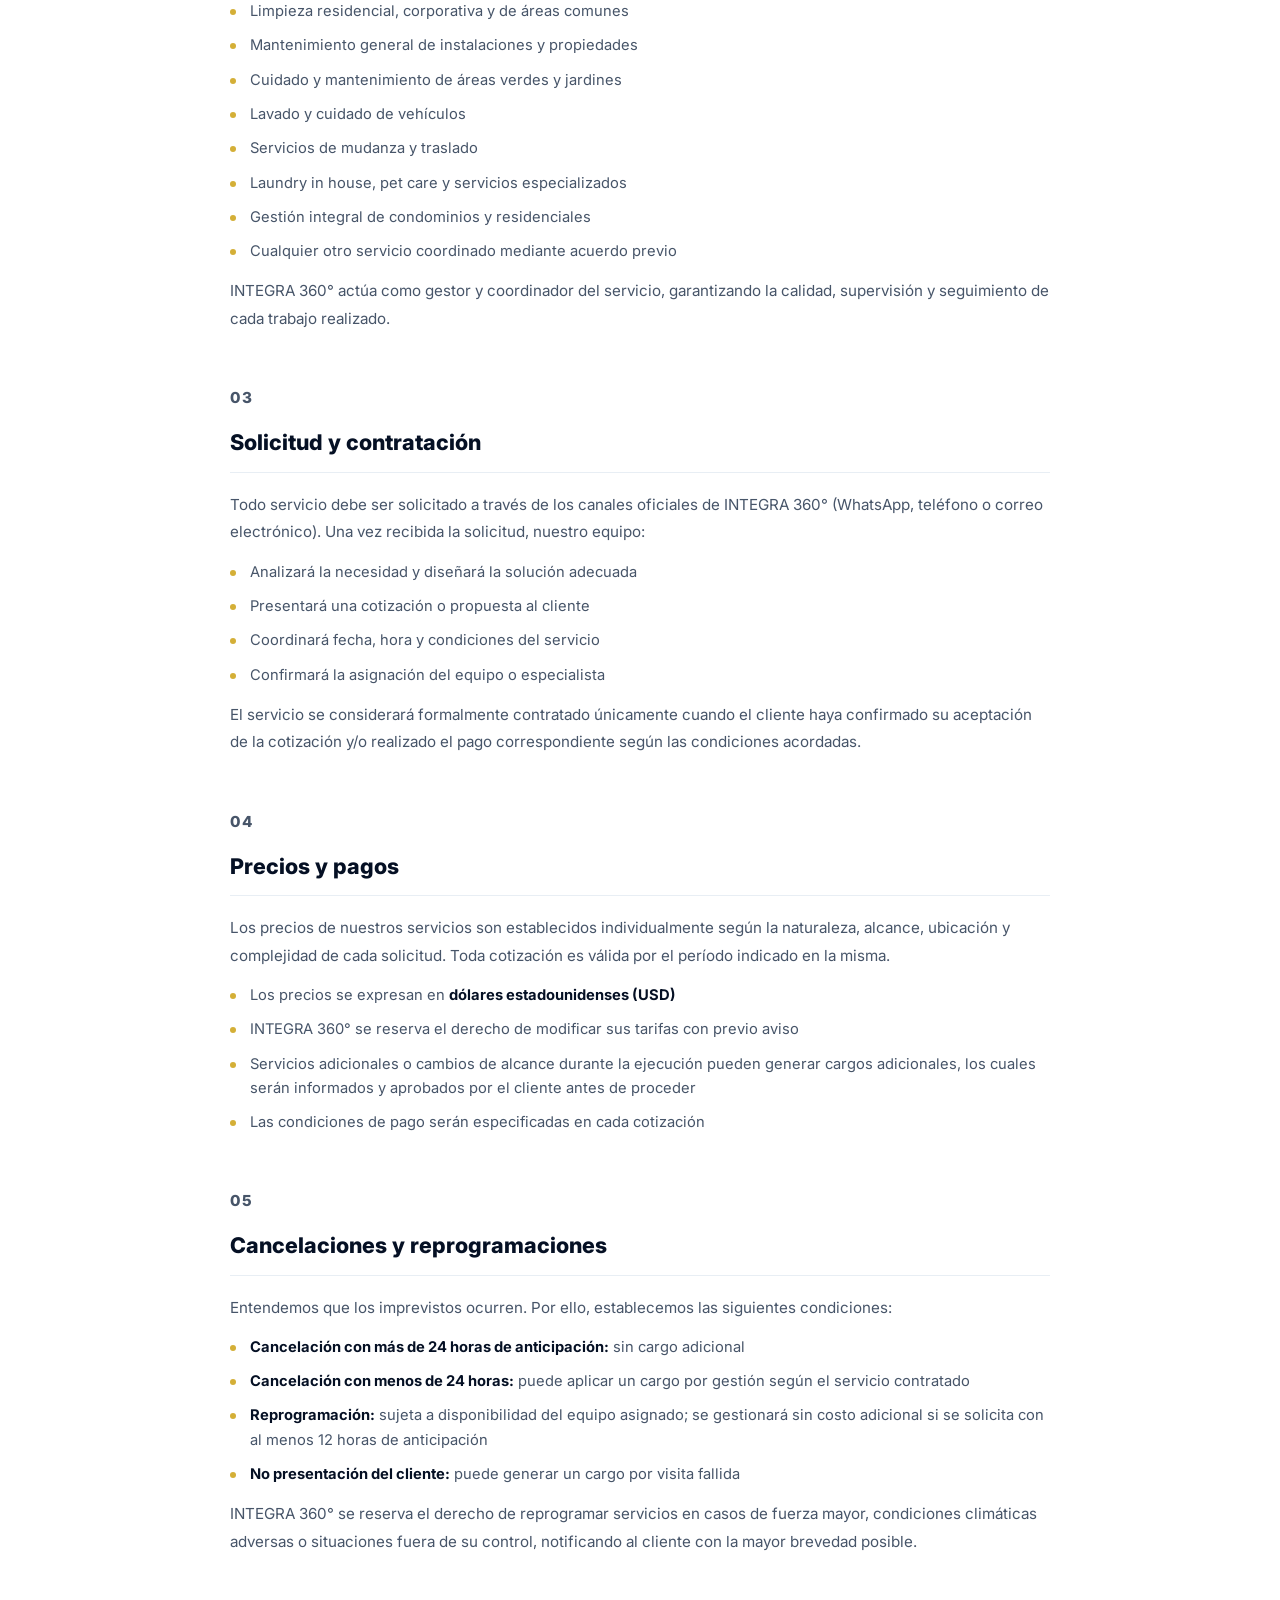
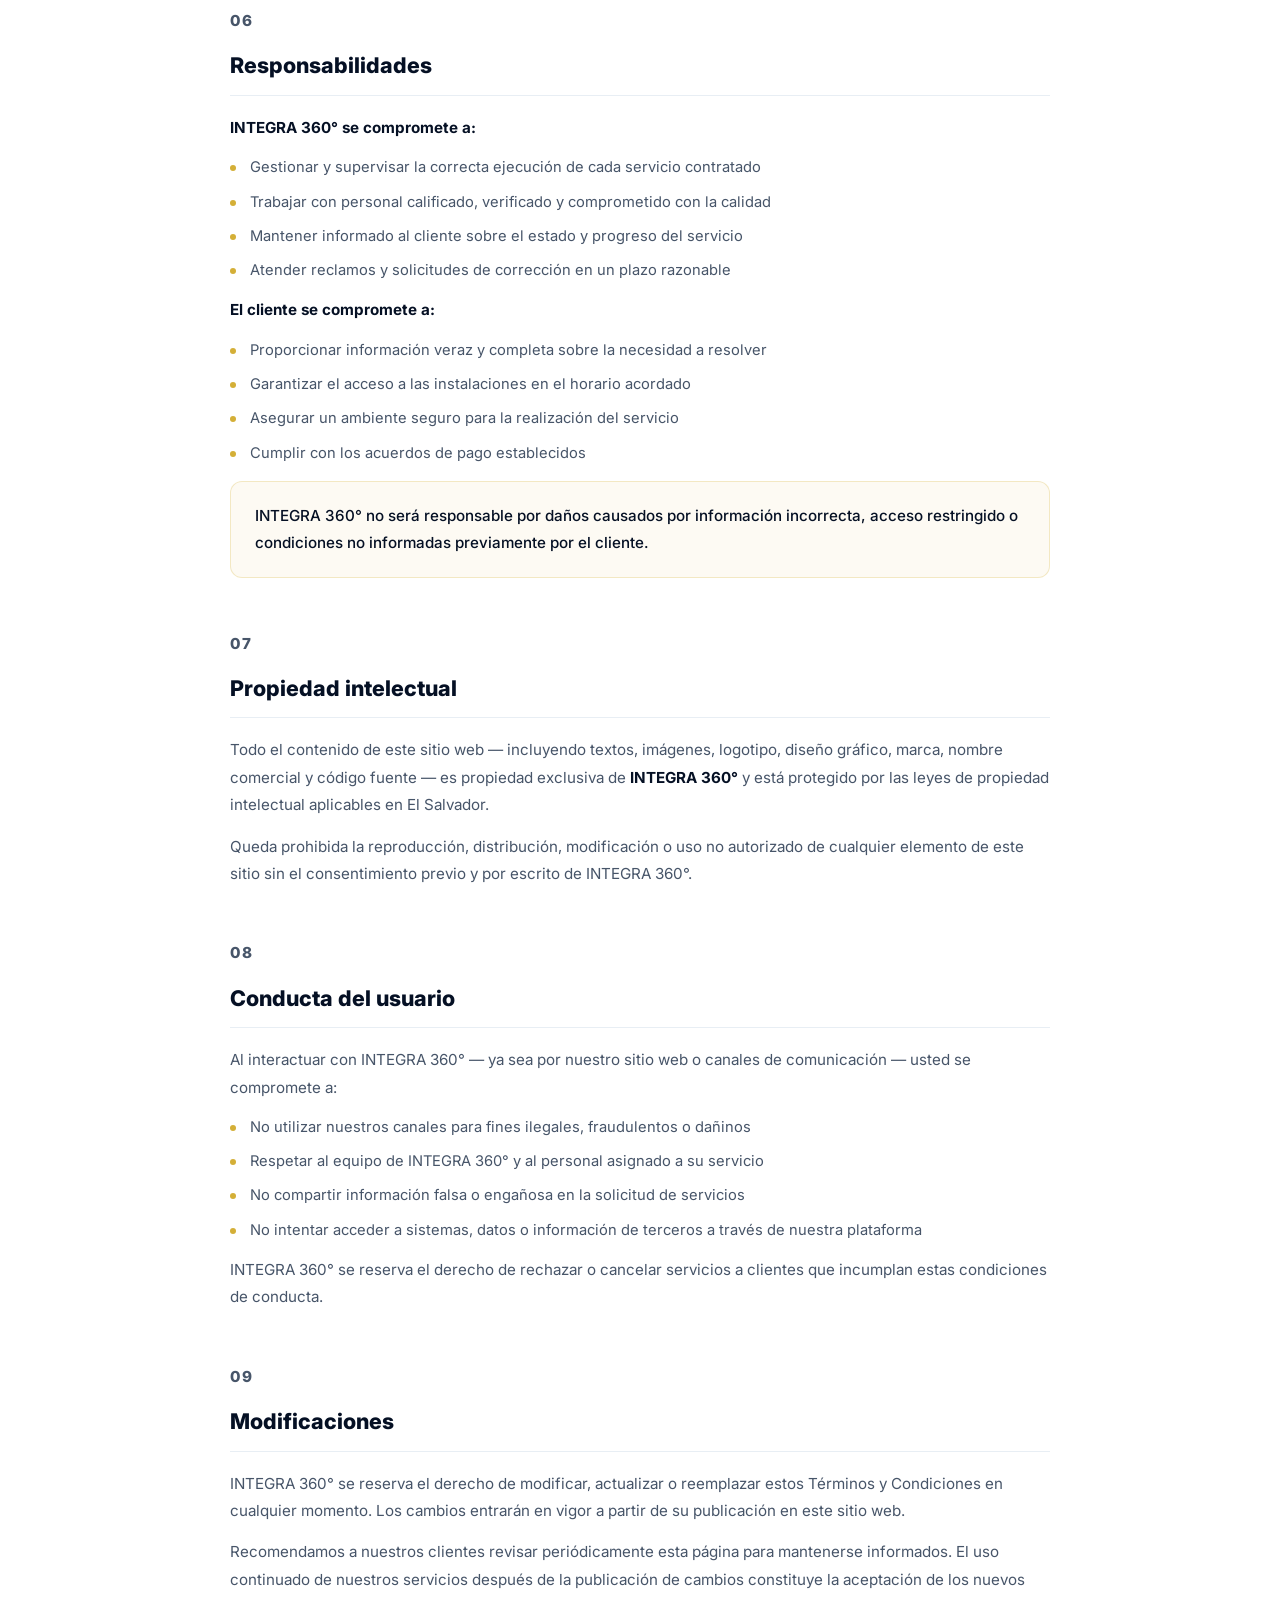
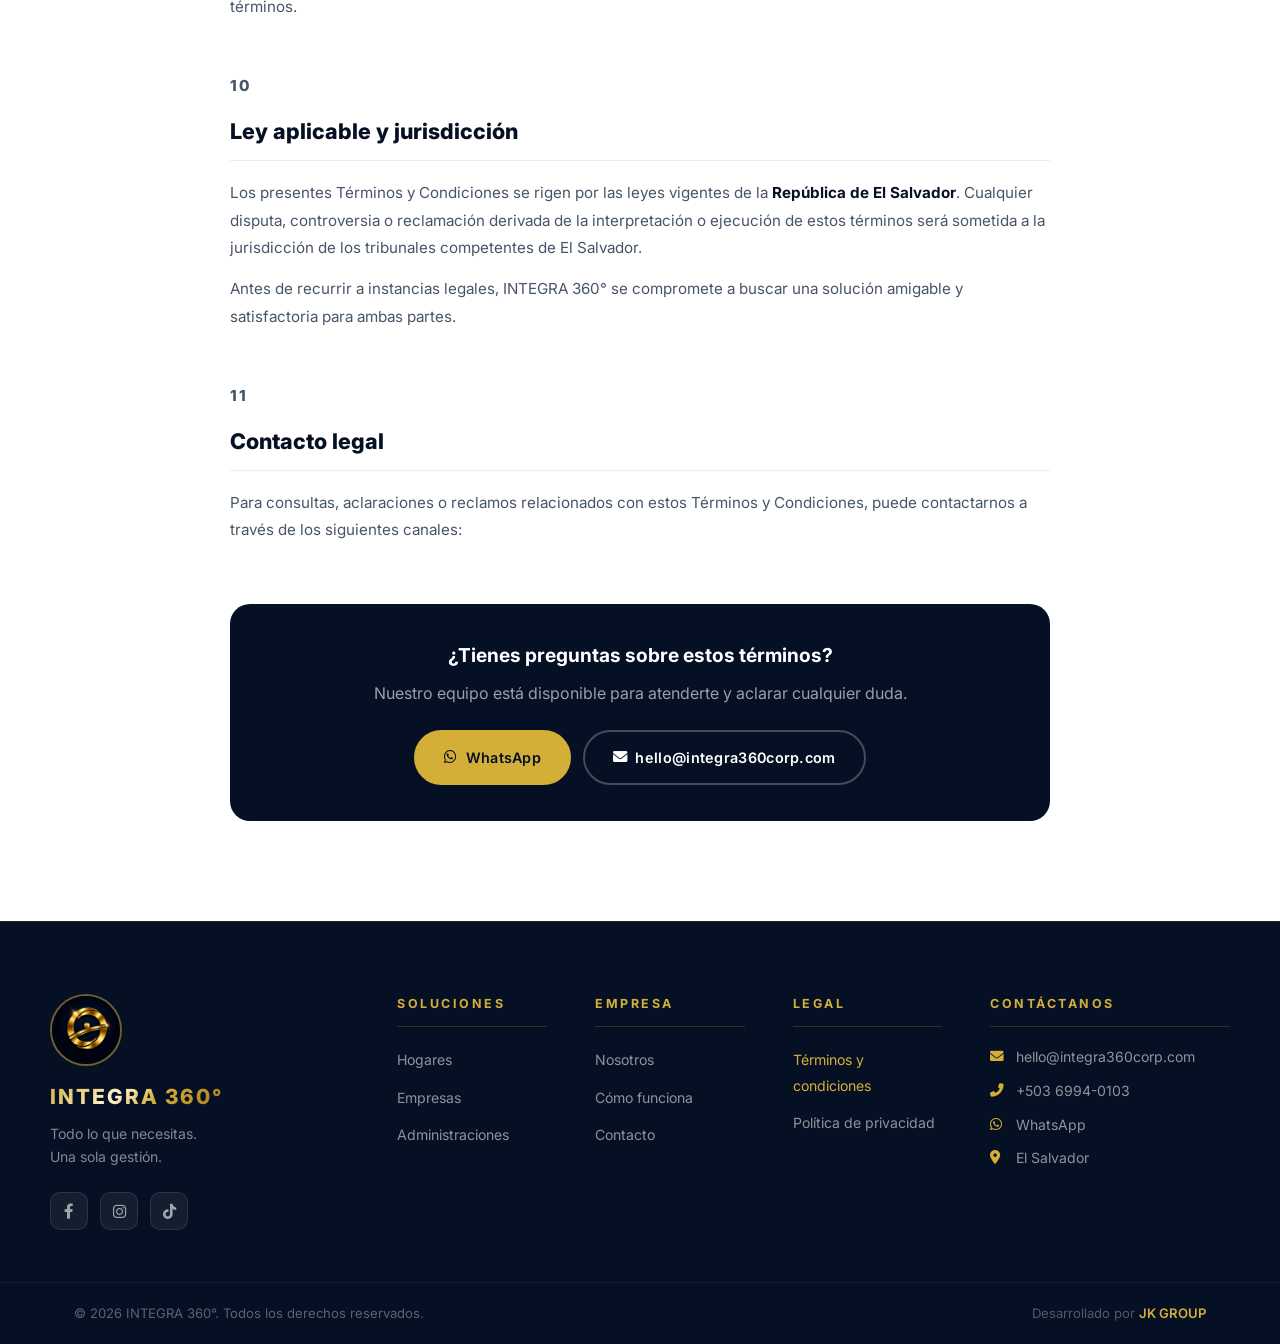
<file: terminos.html>
<!DOCTYPE html>
<html lang="es-SV" itemscope itemtype="https://schema.org/WebPage">
<head>

    <meta charset="UTF-8" />
    <meta name="viewport" content="width=device-width, initial-scale=1.0" />
    <meta name="theme-color" content="#051024" />

    <!-- Google Analytics 4 -->
    <script async src="https://www.googletagmanager.com/gtag/js?id=G-BEDM810LPW"></script>
    <script>
      window.dataLayer = window.dataLayer || [];
      function gtag(){dataLayer.push(arguments);}
      gtag('js', new Date());
      gtag('config', 'G-BEDM810LPW', {
        'anonymize_ip': true,
        'cookie_flags': 'SameSite=None;Secure'
      });
    </script>

    <title>Términos y Condiciones | INTEGRA 360°</title>
    <meta name="description" content="Términos y condiciones de uso de los servicios de INTEGRA 360°. Gestión integral de servicios para hogares, empresas y administraciones en El Salvador." />
    <meta name="robots" content="index, follow" />
    <link rel="canonical" href="https://www.integra360corp.com/terminos.html" />

    <!-- Favicons -->
    <link rel="icon" type="image/png" sizes="48x48" href="/favicon-48.png" />
    <link rel="icon" type="image/png" sizes="32x32" href="/favicon-32.png" />
    <link rel="apple-touch-icon" sizes="180x180" href="/apple-touch-icon.png" />

    <!-- Open Graph -->
    <meta property="og:type" content="website" />
    <meta property="og:title" content="Términos y Condiciones | INTEGRA 360°" />
    <meta property="og:description" content="Términos y condiciones de los servicios de INTEGRA 360° en El Salvador." />
    <meta property="og:url" content="https://www.integra360corp.com/terminos.html" />
    <meta property="og:image" content="https://www.integra360corp.com/img/logo.webp" />

    <!-- Fonts -->
    <link rel="preconnect" href="https://fonts.googleapis.com" />
    <link rel="preconnect" href="https://fonts.gstatic.com" crossorigin />
    <link href="https://fonts.googleapis.com/css2?family=Inter:wght@300;400;500;600;700;800&display=swap" rel="stylesheet" />
    <link rel="stylesheet" href="styles.css?v=5.0" />
    <link rel="stylesheet" href="https://cdnjs.cloudflare.com/ajax/libs/font-awesome/6.0.0/css/all.min.css" />

    <style>
        /* Estilos específicos para páginas legales */
        .legal-hero {
            background: var(--primary);
            padding: 140px 0 60px;
            text-align: center;
            border-bottom: 1px solid rgba(212,175,55,0.15);
        }

        .legal-hero__label {
            display: inline-flex;
            align-items: center;
            gap: 8px;
            font-size: 0.78rem;
            font-weight: 700;
            letter-spacing: 3px;
            text-transform: uppercase;
            color: var(--accent);
            background: rgba(212,175,55,0.1);
            border: 1px solid rgba(212,175,55,0.3);
            padding: 6px 18px;
            border-radius: 50px;
            margin-bottom: 20px;
        }

        .legal-hero__title {
            font-size: 2.8rem;
            font-weight: 900;
            color: var(--white);
            margin-bottom: 16px;
            line-height: 1.2;
        }

        .legal-hero__meta {
            font-size: 0.88rem;
            color: rgba(255,255,255,0.45);
        }

        .legal-hero__meta span {
            color: var(--accent);
            font-weight: 600;
        }

        /* Contenido legal */
        .legal-content {
            padding: 80px 0 100px;
            background: var(--white);
        }

        .legal-wrapper {
            max-width: 820px;
            margin: 0 auto;
        }

        .legal-toc {
            background: var(--bg-light);
            border-left: 4px solid var(--accent);
            border-radius: 0 12px 12px 0;
            padding: 28px 32px;
            margin-bottom: 56px;
        }

        .legal-toc__title {
            font-size: 0.82rem;
            font-weight: 700;
            letter-spacing: 2px;
            text-transform: uppercase;
            color: var(--accent);
            margin-bottom: 16px;
        }

        .legal-toc__list {
            display: flex;
            flex-direction: column;
            gap: 8px;
        }

        .legal-toc__list a {
            font-size: 0.9rem;
            color: var(--primary);
            font-weight: 500;
            transition: color 0.2s;
            display: flex;
            align-items: center;
            gap: 8px;
        }

        .legal-toc__list a::before {
            content: '';
            display: inline-block;
            width: 6px;
            height: 6px;
            border-radius: 50%;
            background: var(--accent);
            flex-shrink: 0;
        }

        .legal-toc__list a:hover { color: var(--accent); }

        /* Secciones legales */
        .legal-section {
            margin-bottom: 52px;
            scroll-margin-top: 100px;
        }

        .legal-section__number {
            font-size: 0.72rem;
            font-weight: 800;
            letter-spacing: 2px;
            text-transform: uppercase;
            color: var(--accent);
            margin-bottom: 6px;
        }

        .legal-section__title {
            font-size: 1.35rem;
            font-weight: 800;
            color: var(--primary);
            margin-bottom: 18px;
            padding-bottom: 12px;
            border-bottom: 1px solid #e8eef4;
        }

        .legal-section p {
            font-size: 0.95rem;
            color: var(--text-mid);
            line-height: 1.8;
            margin-bottom: 14px;
        }

        .legal-section ul {
            margin: 12px 0 14px 0;
            display: flex;
            flex-direction: column;
            gap: 10px;
        }

        .legal-section ul li {
            font-size: 0.92rem;
            color: var(--text-mid);
            line-height: 1.65;
            padding-left: 20px;
            position: relative;
        }

        .legal-section ul li::before {
            content: '';
            position: absolute;
            left: 0;
            top: 10px;
            width: 6px;
            height: 6px;
            border-radius: 50%;
            background: var(--accent);
        }

        .legal-section strong {
            color: var(--primary);
            font-weight: 700;
        }

        .legal-highlight {
            background: rgba(212,175,55,0.06);
            border: 1px solid rgba(212,175,55,0.25);
            border-radius: 12px;
            padding: 20px 24px;
            margin: 16px 0;
        }

        .legal-highlight p {
            margin-bottom: 0;
            color: var(--primary);
            font-weight: 500;
        }

        /* Contacto legal */
        .legal-contact-card {
            background: var(--primary);
            border-radius: 20px;
            padding: 36px;
            text-align: center;
            margin-top: 60px;
        }

        .legal-contact-card h3 {
            font-size: 1.2rem;
            font-weight: 700;
            color: var(--white);
            margin-bottom: 10px;
        }

        .legal-contact-card p {
            color: rgba(255,255,255,0.6) !important;
            margin-bottom: 24px !important;
        }

        .legal-contact-card .btn {
            font-size: 0.9rem;
        }

        /* Breadcrumb */
        .legal-breadcrumb {
            padding: 16px 0;
            background: var(--primary);
        }

        .breadcrumb-inner {
            display: flex;
            align-items: center;
            gap: 8px;
            font-size: 0.82rem;
            color: rgba(255,255,255,0.4);
        }

        .breadcrumb-inner a {
            color: rgba(255,255,255,0.5);
            transition: color 0.2s;
        }

        .breadcrumb-inner a:hover { color: var(--accent); }

        .breadcrumb-inner i { font-size: 0.65rem; }

        .breadcrumb-inner span:last-child { color: var(--accent); }

        @media (max-width: 768px) {
            .legal-hero { padding: 120px 0 48px; }
            .legal-hero__title { font-size: 2rem; }
            .legal-content { padding: 56px 0 72px; }
        }
    </style>

</head>
<body>

    <!-- NAVBAR -->
    <nav class="navbar" id="navbar" aria-label="Navegación principal">
        <div class="container nav-container">
            <a href="index.html" class="logo" aria-label="Volver al inicio — INTEGRA 360°">
                <img src="img/logo.webp" alt="Logo INTEGRA 360°" class="logo-img" width="52" height="52" fetchpriority="high" decoding="async" />
                <span class="logo-text gold-metallic-text">INTEGRA 360°</span>
            </a>
            <div class="menu-toggle" id="mobile-menu" role="button" tabindex="0" aria-label="Abrir menú" aria-expanded="false">
                <span class="bar"></span>
                <span class="bar"></span>
                <span class="bar"></span>
            </div>
            <ul class="nav-menu">
                <li><a href="index.html#inicio" class="nav-link">Inicio</a></li>
                <li><a href="index.html#soluciones" class="nav-link">Soluciones</a></li>
                <li><a href="index.html#como-funciona" class="nav-link">Cómo funciona</a></li>
                <li><a href="index.html#por-que" class="nav-link">Nosotros</a></li>
                <li>
                    <a href="https://wa.me/50369940103?text=Hola,%20me%20gustaría%20solicitar%20una%20solución%20con%20INTEGRA%20360°."
                       target="_blank" rel="noopener noreferrer" class="nav-link btn-nav" id="nav-cta">
                        Solicitar solución
                    </a>
                </li>
            </ul>
        </div>
    </nav>

    <!-- BREADCRUMB -->
    <div class="legal-breadcrumb">
        <div class="container breadcrumb-inner">
            <a href="index.html">INTEGRA 360°</a>
            <i class="fas fa-chevron-right" aria-hidden="true"></i>
            <span>Términos y Condiciones</span>
        </div>
    </div>

    <!-- HERO LEGAL -->
    <div class="legal-hero">
        <div class="container">
            <div class="legal-hero__label">
                <i class="fas fa-file-contract" aria-hidden="true"></i>
                Documento Legal
            </div>
            <h1 class="legal-hero__title">Términos y Condiciones</h1>
            <p class="legal-hero__meta">
                Última actualización: <span>Septiembre 2026</span>
            </p>
        </div>
    </div>

    <!-- CONTENIDO LEGAL -->
    <main class="legal-content" aria-label="Términos y condiciones de INTEGRA 360°">
        <div class="container">
            <div class="legal-wrapper">

                <!-- Tabla de contenido -->
                <nav class="legal-toc" aria-label="Tabla de contenido">
                    <p class="legal-toc__title">Contenido</p>
                    <ol class="legal-toc__list">
                        <li><a href="#aceptacion">Aceptación de los términos</a></li>
                        <li><a href="#servicios">Descripción de los servicios</a></li>
                        <li><a href="#solicitudes">Solicitud y contratación</a></li>
                        <li><a href="#precios">Precios y pagos</a></li>
                        <li><a href="#cancelaciones">Cancelaciones y reprogramaciones</a></li>
                        <li><a href="#responsabilidades">Responsabilidades</a></li>
                        <li><a href="#propiedad">Propiedad intelectual</a></li>
                        <li><a href="#conducta">Conducta del usuario</a></li>
                        <li><a href="#modificaciones">Modificaciones</a></li>
                        <li><a href="#ley">Ley aplicable</a></li>
                        <li><a href="#contacto-legal">Contacto</a></li>
                    </ol>
                </nav>

                <!-- 1. Aceptación -->
                <section class="legal-section" id="aceptacion">
                    <p class="legal-section__number">01</p>
                    <h2 class="legal-section__title">Aceptación de los términos</h2>
                    <p>Al solicitar, contratar o utilizar cualquier servicio de <strong>INTEGRA 360°</strong> — ya sea a través de nuestro sitio web, WhatsApp, teléfono o cualquier otro canal de comunicación — usted acepta expresamente los presentes Términos y Condiciones.</p>
                    <p>Si no está de acuerdo con alguna de las disposiciones aquí establecidas, le pedimos que se abstenga de utilizar nuestros servicios y que nos contacte para resolver cualquier duda antes de proceder.</p>
                    <div class="legal-highlight">
                        <p><i class="fas fa-info-circle" style="color:var(--accent);margin-right:8px;" aria-hidden="true"></i> La solicitud de un servicio, el pago de una cotización o la confirmación de una fecha de servicio constituyen la aceptación plena de estos términos.</p>
                    </div>
                </section>

                <!-- 2. Servicios -->
                <section class="legal-section" id="servicios">
                    <p class="legal-section__number">02</p>
                    <h2 class="legal-section__title">Descripción de los servicios</h2>
                    <p><strong>INTEGRA 360°</strong> es una empresa de gestión integral de servicios para hogares, empresas y administraciones en El Salvador. Nuestros servicios incluyen, entre otros:</p>
                    <ul>
                        <li>Limpieza residencial, corporativa y de áreas comunes</li>
                        <li>Mantenimiento general de instalaciones y propiedades</li>
                        <li>Cuidado y mantenimiento de áreas verdes y jardines</li>
                        <li>Lavado y cuidado de vehículos</li>
                        <li>Servicios de mudanza y traslado</li>
                        <li>Laundry in house, pet care y servicios especializados</li>
                        <li>Gestión integral de condominios y residenciales</li>
                        <li>Cualquier otro servicio coordinado mediante acuerdo previo</li>
                    </ul>
                    <p>INTEGRA 360° actúa como gestor y coordinador del servicio, garantizando la calidad, supervisión y seguimiento de cada trabajo realizado.</p>
                </section>

                <!-- 3. Solicitudes -->
                <section class="legal-section" id="solicitudes">
                    <p class="legal-section__number">03</p>
                    <h2 class="legal-section__title">Solicitud y contratación</h2>
                    <p>Todo servicio debe ser solicitado a través de los canales oficiales de INTEGRA 360° (WhatsApp, teléfono o correo electrónico). Una vez recibida la solicitud, nuestro equipo:</p>
                    <ul>
                        <li>Analizará la necesidad y diseñará la solución adecuada</li>
                        <li>Presentará una cotización o propuesta al cliente</li>
                        <li>Coordinará fecha, hora y condiciones del servicio</li>
                        <li>Confirmará la asignación del equipo o especialista</li>
                    </ul>
                    <p>El servicio se considerará formalmente contratado únicamente cuando el cliente haya confirmado su aceptación de la cotización y/o realizado el pago correspondiente según las condiciones acordadas.</p>
                </section>

                <!-- 4. Precios -->
                <section class="legal-section" id="precios">
                    <p class="legal-section__number">04</p>
                    <h2 class="legal-section__title">Precios y pagos</h2>
                    <p>Los precios de nuestros servicios son establecidos individualmente según la naturaleza, alcance, ubicación y complejidad de cada solicitud. Toda cotización es válida por el período indicado en la misma.</p>
                    <ul>
                        <li>Los precios se expresan en <strong>dólares estadounidenses (USD)</strong></li>
                        <li>INTEGRA 360° se reserva el derecho de modificar sus tarifas con previo aviso</li>
                        <li>Servicios adicionales o cambios de alcance durante la ejecución pueden generar cargos adicionales, los cuales serán informados y aprobados por el cliente antes de proceder</li>
                        <li>Las condiciones de pago serán especificadas en cada cotización</li>
                    </ul>
                </section>

                <!-- 5. Cancelaciones -->
                <section class="legal-section" id="cancelaciones">
                    <p class="legal-section__number">05</p>
                    <h2 class="legal-section__title">Cancelaciones y reprogramaciones</h2>
                    <p>Entendemos que los imprevistos ocurren. Por ello, establecemos las siguientes condiciones:</p>
                    <ul>
                        <li><strong>Cancelación con más de 24 horas de anticipación:</strong> sin cargo adicional</li>
                        <li><strong>Cancelación con menos de 24 horas:</strong> puede aplicar un cargo por gestión según el servicio contratado</li>
                        <li><strong>Reprogramación:</strong> sujeta a disponibilidad del equipo asignado; se gestionará sin costo adicional si se solicita con al menos 12 horas de anticipación</li>
                        <li><strong>No presentación del cliente:</strong> puede generar un cargo por visita fallida</li>
                    </ul>
                    <p>INTEGRA 360° se reserva el derecho de reprogramar servicios en casos de fuerza mayor, condiciones climáticas adversas o situaciones fuera de su control, notificando al cliente con la mayor brevedad posible.</p>
                </section>

                <!-- 6. Responsabilidades -->
                <section class="legal-section" id="responsabilidades">
                    <p class="legal-section__number">06</p>
                    <h2 class="legal-section__title">Responsabilidades</h2>
                    <p><strong>INTEGRA 360° se compromete a:</strong></p>
                    <ul>
                        <li>Gestionar y supervisar la correcta ejecución de cada servicio contratado</li>
                        <li>Trabajar con personal calificado, verificado y comprometido con la calidad</li>
                        <li>Mantener informado al cliente sobre el estado y progreso del servicio</li>
                        <li>Atender reclamos y solicitudes de corrección en un plazo razonable</li>
                    </ul>
                    <p><strong>El cliente se compromete a:</strong></p>
                    <ul>
                        <li>Proporcionar información veraz y completa sobre la necesidad a resolver</li>
                        <li>Garantizar el acceso a las instalaciones en el horario acordado</li>
                        <li>Asegurar un ambiente seguro para la realización del servicio</li>
                        <li>Cumplir con los acuerdos de pago establecidos</li>
                    </ul>
                    <div class="legal-highlight">
                        <p>INTEGRA 360° no será responsable por daños causados por información incorrecta, acceso restringido o condiciones no informadas previamente por el cliente.</p>
                    </div>
                </section>

                <!-- 7. Propiedad intelectual -->
                <section class="legal-section" id="propiedad">
                    <p class="legal-section__number">07</p>
                    <h2 class="legal-section__title">Propiedad intelectual</h2>
                    <p>Todo el contenido de este sitio web — incluyendo textos, imágenes, logotipo, diseño gráfico, marca, nombre comercial y código fuente — es propiedad exclusiva de <strong>INTEGRA 360°</strong> y está protegido por las leyes de propiedad intelectual aplicables en El Salvador.</p>
                    <p>Queda prohibida la reproducción, distribución, modificación o uso no autorizado de cualquier elemento de este sitio sin el consentimiento previo y por escrito de INTEGRA 360°.</p>
                </section>

                <!-- 8. Conducta -->
                <section class="legal-section" id="conducta">
                    <p class="legal-section__number">08</p>
                    <h2 class="legal-section__title">Conducta del usuario</h2>
                    <p>Al interactuar con INTEGRA 360° — ya sea por nuestro sitio web o canales de comunicación — usted se compromete a:</p>
                    <ul>
                        <li>No utilizar nuestros canales para fines ilegales, fraudulentos o dañinos</li>
                        <li>Respetar al equipo de INTEGRA 360° y al personal asignado a su servicio</li>
                        <li>No compartir información falsa o engañosa en la solicitud de servicios</li>
                        <li>No intentar acceder a sistemas, datos o información de terceros a través de nuestra plataforma</li>
                    </ul>
                    <p>INTEGRA 360° se reserva el derecho de rechazar o cancelar servicios a clientes que incumplan estas condiciones de conducta.</p>
                </section>

                <!-- 9. Modificaciones -->
                <section class="legal-section" id="modificaciones">
                    <p class="legal-section__number">09</p>
                    <h2 class="legal-section__title">Modificaciones</h2>
                    <p>INTEGRA 360° se reserva el derecho de modificar, actualizar o reemplazar estos Términos y Condiciones en cualquier momento. Los cambios entrarán en vigor a partir de su publicación en este sitio web.</p>
                    <p>Recomendamos a nuestros clientes revisar periódicamente esta página para mantenerse informados. El uso continuado de nuestros servicios después de la publicación de cambios constituye la aceptación de los nuevos términos.</p>
                </section>

                <!-- 10. Ley -->
                <section class="legal-section" id="ley">
                    <p class="legal-section__number">10</p>
                    <h2 class="legal-section__title">Ley aplicable y jurisdicción</h2>
                    <p>Los presentes Términos y Condiciones se rigen por las leyes vigentes de la <strong>República de El Salvador</strong>. Cualquier disputa, controversia o reclamación derivada de la interpretación o ejecución de estos términos será sometida a la jurisdicción de los tribunales competentes de El Salvador.</p>
                    <p>Antes de recurrir a instancias legales, INTEGRA 360° se compromete a buscar una solución amigable y satisfactoria para ambas partes.</p>
                </section>

                <!-- 11. Contacto -->
                <section class="legal-section" id="contacto-legal">
                    <p class="legal-section__number">11</p>
                    <h2 class="legal-section__title">Contacto legal</h2>
                    <p>Para consultas, aclaraciones o reclamos relacionados con estos Términos y Condiciones, puede contactarnos a través de los siguientes canales:</p>
                </section>

                <!-- Tarjeta de contacto -->
                <div class="legal-contact-card">
                    <h3>¿Tienes preguntas sobre estos términos?</h3>
                    <p>Nuestro equipo está disponible para atenderte y aclarar cualquier duda.</p>
                    <div style="display:flex;gap:12px;justify-content:center;flex-wrap:wrap;">
                        <a href="https://wa.me/50369940103?text=Hola,%20tengo%20una%20consulta%20sobre%20los%20Términos%20y%20Condiciones%20de%20INTEGRA%20360°."
                           target="_blank" rel="noopener noreferrer"
                           class="btn btn-primary" style="font-size:0.9rem;">
                            <i class="fab fa-whatsapp" aria-hidden="true"></i> WhatsApp
                        </a>
                        <a href="mailto:hello@integra360corp.com" class="btn" style="background:transparent;border:2px solid rgba(255,255,255,0.25);color:var(--white);font-size:0.9rem;border-radius:50px;">
                            <i class="fas fa-envelope" aria-hidden="true"></i> hello@integra360corp.com
                        </a>
                    </div>
                </div>

            </div>
        </div>
    </main>

    <!-- FOOTER -->
    <footer id="footer" aria-label="Pie de página">
        <div class="container footer-main">
            <div class="footer-grid">
                <div class="footer-col footer-col--brand">
                    <a href="index.html"><img src="img/logo.webp" alt="Logo INTEGRA 360°" class="footer-logo" width="72" height="72" loading="lazy" decoding="async" /></a>
                    <h3 class="gold-metallic-text footer-brand-name">INTEGRA 360°</h3>
                    <p class="footer-tagline">Todo lo que necesitas.<br>Una sola gestión.</p>
                    <div class="footer-social">
                        <a href="https://www.facebook.com/profile.php?id=61587207488110" target="_blank" rel="noopener noreferrer" class="footer-social-link" aria-label="Facebook"><i class="fab fa-facebook-f" aria-hidden="true"></i></a>
                        <a href="https://www.instagram.com/integra360_sv/" target="_blank" rel="noopener noreferrer" class="footer-social-link" aria-label="Instagram"><i class="fab fa-instagram" aria-hidden="true"></i></a>
                        <a href="https://www.tiktok.com/@integra360sv" target="_blank" rel="noopener noreferrer" class="footer-social-link" aria-label="TikTok"><i class="fab fa-tiktok" aria-hidden="true"></i></a>
                    </div>
                </div>
                <div class="footer-col">
                    <h4 class="footer-col__title">Soluciones</h4>
                    <ul class="footer-col__list">
                        <li><a href="index.html#card-hogares" class="footer-link">Hogares</a></li>
                        <li><a href="index.html#card-empresas" class="footer-link">Empresas</a></li>
                        <li><a href="index.html#card-administraciones" class="footer-link">Administraciones</a></li>
                    </ul>
                </div>
                <div class="footer-col">
                    <h4 class="footer-col__title">Empresa</h4>
                    <ul class="footer-col__list">
                        <li><a href="index.html#nosotros" class="footer-link">Nosotros</a></li>
                        <li><a href="index.html#como-funciona" class="footer-link">Cómo funciona</a></li>
                        <li><a href="index.html#contacto" class="footer-link">Contacto</a></li>
                    </ul>
                </div>
                <div class="footer-col">
                    <h4 class="footer-col__title">Legal</h4>
                    <ul class="footer-col__list">
                        <li><a href="terminos.html" class="footer-link" style="color:var(--accent);">Términos y condiciones</a></li>
                        <li><a href="privacidad.html" class="footer-link">Política de privacidad</a></li>
                    </ul>
                </div>
                <div class="footer-col">
                    <h4 class="footer-col__title">Contáctanos</h4>
                    <ul class="footer-col__list footer-col__list--contact">
                        <li><a href="mailto:hello@integra360corp.com" class="footer-link footer-link--contact"><i class="fas fa-envelope" aria-hidden="true"></i> hello@integra360corp.com</a></li>
                        <li><a href="tel:+50369940103" class="footer-link footer-link--contact"><i class="fas fa-phone-alt" aria-hidden="true"></i> +503 6994-0103</a></li>
                        <li><a href="https://wa.me/50369940103" target="_blank" rel="noopener noreferrer" class="footer-link footer-link--contact"><i class="fab fa-whatsapp" aria-hidden="true"></i> WhatsApp</a></li>
                        <li><span class="footer-link footer-link--contact footer-link--nolink"><i class="fas fa-map-marker-alt" aria-hidden="true"></i> El Salvador</span></li>
                    </ul>
                </div>
            </div>
        </div>
        <div class="footer-bottom">
            <div class="container footer-bottom-inner">
                <p class="footer-copy">&copy; 2026 INTEGRA 360°. Todos los derechos reservados.</p>
                <p class="footer-dev">Desarrollado por <span class="footer-dev-brand">JK GROUP</span></p>
            </div>
        </div>
    </footer>

    <div class="social-floating" aria-label="Contacto rápido">
        <a href="https://www.facebook.com/profile.php?id=61587207488110" target="_blank" rel="noopener noreferrer" class="social-icon facebook" aria-label="Facebook"><i class="fa-brands fa-facebook-f" aria-hidden="true"></i></a>
        <a href="https://www.instagram.com/integra360_sv/" target="_blank" rel="noopener noreferrer" class="social-icon instagram" aria-label="Instagram"><i class="fa-brands fa-instagram" aria-hidden="true"></i></a>
        <a href="https://www.tiktok.com/@integra360sv" target="_blank" rel="noopener noreferrer" class="social-icon tiktok" aria-label="TikTok"><i class="fa-brands fa-tiktok" aria-hidden="true"></i></a>
        <a href="https://wa.me/50369940103" target="_blank" rel="noopener noreferrer" class="social-icon whatsapp" aria-label="WhatsApp"><i class="fa-brands fa-whatsapp" aria-hidden="true"></i></a>
        <a href="mailto:hello@integra360corp.com" class="social-icon email" aria-label="Email"><i class="fa-solid fa-envelope" aria-hidden="true"></i></a>
    </div>

    <script src="script.js"></script>
</body>
</html>
</file>
<file: styles.css>
/* ================================================================
   INTEGRA 360° — styles.css v5.0
   Gestión Integral de Servicios | Navy + Gold Design System
   ================================================================ */

/* ----------------------------------------------------------------
   1. VARIABLES & RESET
---------------------------------------------------------------- */
:root {
    --primary:        #051024;
    --primary-mid:    #0a1f3d;
    --primary-light:  #0d2a52;
    --accent:         #D4AF37;
    --accent-hover:   #b8952c;
    --accent-light:   #f0d878;
    --white:          #ffffff;
    --text-dark:      #1E293B;
    --text-mid:       #475569;
    --text-light:     #f1f5f9;
    --bg-light:       #F8F9FA;
    --bg-section:     #f0f4f8;
    --border-subtle:  rgba(255,255,255,0.08);
    --gold-glow:      rgba(212,175,55,0.35);
    --navy-shadow:    rgba(5,16,36,0.6);
    --radius-sm:      8px;
    --radius-md:      16px;
    --radius-lg:      24px;
    --radius-xl:      36px;
    --transition:     all 0.3s ease;
    --transition-slow: all 0.5s cubic-bezier(0.4, 0, 0.2, 1);
}

*, *::before, *::after {
    margin: 0;
    padding: 0;
    box-sizing: border-box;
}

html {
    scroll-behavior: smooth;
    overflow-x: hidden;
}

body {
    font-family: 'Inter', 'Segoe UI', system-ui, sans-serif;
    line-height: 1.6;
    color: var(--text-dark);
    background: var(--white);
    overflow-x: hidden;
}

a { text-decoration: none; color: inherit; }
ul { list-style: none; }
img { max-width: 100%; display: block; }

/* ----------------------------------------------------------------
   2. UTILITIES
---------------------------------------------------------------- */
.container {
    max-width: 1180px;
    margin: 0 auto;
    padding: 0 24px;
}

.text-center { text-align: center; }

.gold-metallic-text {
    background: linear-gradient(135deg, #D4AF37 0%, #FFF2CD 40%, #D4AF37 60%, #AA771C 100%);
    -webkit-background-clip: text;
    background-clip: text;
    -webkit-text-fill-color: transparent;
    display: inline-block;
}

/* ----------------------------------------------------------------
   3. BUTTONS
---------------------------------------------------------------- */
.btn {
    display: inline-flex;
    align-items: center;
    gap: 8px;
    padding: 14px 28px;
    border-radius: 50px;
    font-family: 'Inter', sans-serif;
    font-weight: 600;
    font-size: 0.95rem;
    letter-spacing: 0.3px;
    cursor: pointer;
    border: none;
    transition: var(--transition);
    white-space: nowrap;
}

.btn-primary {
    background: var(--accent);
    color: var(--primary);
    border: 2px solid var(--accent);
}

.btn-primary:hover {
    background: var(--accent-hover);
    border-color: var(--accent-hover);
    transform: translateY(-2px);
    box-shadow: 0 8px 24px var(--gold-glow);
    color: var(--primary);
}

/* ----------------------------------------------------------------
   4. SECTION COMMONS
---------------------------------------------------------------- */
.section {
    padding: 100px 0;
}

.section-header {
    margin-bottom: 60px;
}

.section-label {
    display: inline-block;
    font-size: 0.78rem;
    font-weight: 700;
    letter-spacing: 3px;
    text-transform: uppercase;
    color: var(--accent);
    margin-bottom: 14px;
    padding: 6px 16px;
    border: 1px solid rgba(212,175,55,0.3);
    border-radius: 50px;
    background: rgba(212,175,55,0.06);
}

.section-label--light {
    color: var(--accent);
    border-color: rgba(212,175,55,0.4);
    background: rgba(212,175,55,0.1);
}

.section-title {
    font-size: 2.6rem;
    font-weight: 800;
    color: var(--primary);
    margin-bottom: 16px;
    line-height: 1.2;
}

.section-title--light { color: var(--white); }

.section-subtitle {
    font-size: 1.15rem;
    color: var(--accent);
    font-weight: 500;
}

.section-subtitle--light { color: rgba(255,255,255,0.75); }

/* Reveal animations */
.reveal-on-scroll {
    opacity: 0;
    transform: translateY(30px);
    transition: opacity 0.6s ease, transform 0.6s ease;
}

.reveal-on-scroll.is-visible {
    opacity: 1;
    transform: translateY(0);
}

/* ----------------------------------------------------------------
   5. NAVBAR
---------------------------------------------------------------- */
.navbar {
    position: fixed;
    top: 0;
    left: 0;
    width: 100%;
    z-index: 1000;
    background: transparent;
    transition: background 0.4s ease, box-shadow 0.4s ease, backdrop-filter 0.4s ease;
}

.navbar.scrolled {
    background: rgba(5, 16, 36, 0.96);
    backdrop-filter: blur(12px);
    -webkit-backdrop-filter: blur(12px);
    box-shadow: 0 4px 30px rgba(0,0,0,0.4);
}

.nav-container {
    display: flex;
    justify-content: space-between;
    align-items: center;
    height: 76px;
}

.logo {
    display: flex;
    align-items: center;
    gap: 12px;
    z-index: 1001;
}

.logo-img {
    height: 52px;
    width: 52px;
    object-fit: cover;
    border-radius: 50%;
    border: 2px solid var(--accent);
    box-shadow: 0 0 14px var(--gold-glow);
    flex-shrink: 0;
}

.logo-text {
    font-size: 1.2rem;
    font-weight: 800;
    letter-spacing: 2px;
}

.nav-menu {
    display: flex;
    align-items: center;
    gap: 8px;
}

.nav-link {
    font-size: 0.9rem;
    font-weight: 500;
    color: rgba(255,255,255,0.85);
    padding: 8px 14px;
    border-radius: 6px;
    transition: var(--transition);
}

.nav-link:hover {
    color: var(--accent);
    background: rgba(212,175,55,0.08);
}

/* CTA Nav Button */
#nav-cta {
    background: var(--accent);
    color: var(--primary) !important;
    padding: 10px 22px;
    border-radius: 50px;
    font-weight: 700;
    font-size: 0.88rem;
    margin-left: 8px;
    border: 2px solid var(--accent);
    transition: var(--transition);
}

#nav-cta:hover {
    background: var(--accent-hover);
    border-color: var(--accent-hover);
    transform: translateY(-2px);
    box-shadow: 0 6px 20px var(--gold-glow);
}

/* Hamburger */
.menu-toggle {
    display: none;
    flex-direction: column;
    cursor: pointer;
    padding: 8px;
    z-index: 1002;
    border-radius: 6px;
    transition: var(--transition);
}

.bar {
    display: block;
    width: 24px;
    height: 2px;
    background: var(--accent);
    margin: 4px 0;
    border-radius: 2px;
    transition: var(--transition);
}

.menu-toggle.is-active .bar:nth-child(1) { transform: translateY(10px) rotate(45deg); }
.menu-toggle.is-active .bar:nth-child(2) { opacity: 0; transform: scaleX(0); }
.menu-toggle.is-active .bar:nth-child(3) { transform: translateY(-10px) rotate(-45deg); }

/* ----------------------------------------------------------------
   6. HERO
---------------------------------------------------------------- */
.hero {
    position: relative;
    min-height: 100svh;
    display: flex;
    align-items: center;
    justify-content: center;
    text-align: center;
    color: var(--white);
    background-image: url('img/hero-composite.jpg');
    background-size: cover;
    background-position: center;
    background-attachment: fixed;
    overflow: hidden;
}

.hero-overlay {
    position: absolute;
    inset: 0;
    background: linear-gradient(
        160deg,
        rgba(5,16,36,0.88) 0%,
        rgba(5,16,36,0.70) 50%,
        rgba(5,16,36,0.85) 100%
    );
    z-index: 1;
}

.hero-gradient-left {
    position: absolute;
    left: 0; top: 0; bottom: 0;
    width: 25%;
    background: linear-gradient(to right, rgba(5,16,36,0.6), transparent);
    z-index: 2;
}

.hero-gradient-right {
    position: absolute;
    right: 0; top: 0; bottom: 0;
    width: 25%;
    background: linear-gradient(to left, rgba(5,16,36,0.6), transparent);
    z-index: 2;
}

.hero-content {
    position: relative;
    z-index: 3;
    max-width: 900px;
    padding-top: 76px;
}

.hero-eyebrow {
    margin-bottom: 24px;
}

.eyebrow-badge {
    display: inline-flex;
    align-items: center;
    gap: 8px;
    font-size: 0.8rem;
    font-weight: 600;
    letter-spacing: 2.5px;
    text-transform: uppercase;
    color: var(--accent);
    background: rgba(212,175,55,0.12);
    border: 1px solid rgba(212,175,55,0.35);
    padding: 8px 20px;
    border-radius: 50px;
    backdrop-filter: blur(8px);
}

.eyebrow-badge i { font-size: 0.6rem; }

.hero-title {
    font-size: 3.8rem;
    font-weight: 900;
    line-height: 1.15;
    margin-bottom: 24px;
    color: var(--white);
    text-shadow: 0 2px 20px rgba(0,0,0,0.3);
}

.hero-subtitle {
    font-size: 1.15rem;
    font-weight: 400;
    color: rgba(255,255,255,0.82);
    max-width: 680px;
    margin: 0 auto 40px;
    line-height: 1.7;
}

.break-desktop { display: inline; }

.hero-cta-group {
    display: flex;
    gap: 16px;
    justify-content: center;
    flex-wrap: wrap;
    margin-bottom: 48px;
}

.btn-hero-primary {
    padding: 16px 36px;
    font-size: 1rem;
    font-weight: 700;
    border-radius: 50px;
    box-shadow: 0 8px 30px var(--gold-glow);
}

.btn-hero-secondary {
    display: inline-flex;
    align-items: center;
    gap: 10px;
    padding: 16px 36px;
    font-size: 1rem;
    font-weight: 600;
    color: var(--white);
    background: rgba(255,255,255,0.08);
    border: 2px solid rgba(255,255,255,0.35);
    border-radius: 50px;
    backdrop-filter: blur(10px);
    transition: var(--transition);
}

.btn-hero-secondary:hover {
    background: rgba(255,255,255,0.18);
    border-color: var(--accent);
    color: var(--accent);
    transform: translateY(-2px);
    box-shadow: 0 8px 24px rgba(0,0,0,0.3);
}

/* Ecosystem badges */
.hero-ecosystem-badges {
    display: flex;
    align-items: center;
    justify-content: center;
    gap: 16px;
    flex-wrap: wrap;
}

.ecosystem-badge {
    display: inline-flex;
    align-items: center;
    gap: 7px;
    font-size: 0.88rem;
    font-weight: 600;
    color: rgba(255,255,255,0.75);
    letter-spacing: 0.5px;
}

.ecosystem-badge i {
    color: var(--accent);
    font-size: 0.85rem;
}

.ecosystem-divider {
    color: rgba(255,255,255,0.3);
    font-size: 1.2rem;
    line-height: 1;
}

/* Scroll indicator */
.hero-scroll-indicator {
    position: absolute;
    bottom: 32px;
    left: 50%;
    transform: translateX(-50%);
    z-index: 3;
    display: flex;
    flex-direction: column;
    align-items: center;
    gap: 8px;
    color: rgba(255,255,255,0.45);
    font-size: 0.8rem;
    transition: var(--transition);
    animation: scrollBounce 2s ease-in-out infinite;
}

.hero-scroll-indicator:hover { color: var(--accent); }

.scroll-line {
    display: block;
    width: 1px;
    height: 36px;
    background: linear-gradient(to bottom, transparent, rgba(255,255,255,0.4));
}

@keyframes scrollBounce {
    0%, 100% { transform: translateX(-50%) translateY(0); }
    50% { transform: translateX(-50%) translateY(6px); }
}

/* ----------------------------------------------------------------
   7. ¿QUÉ ES INTEGRA 360°?
---------------------------------------------------------------- */
.section-que-es {
    background: var(--white);
}

.que-es-description {
    font-size: 1.1rem;
    color: var(--text-mid);
    max-width: 720px;
    margin: 0 auto 60px;
    line-height: 1.75;
}

.que-es-description strong {
    color: var(--primary);
    font-weight: 700;
}

/* Ecosystem Diagram */
.ecosystem-diagram {
    display: grid;
    grid-template-columns: 1fr auto 1fr;
    align-items: center;
    gap: 0;
    max-width: 960px;
    margin: 0 auto;
}

.diagram-column {
    display: flex;
    justify-content: center;
}

.diagram-column--center {
    display: flex;
    flex-direction: row;
    align-items: center;
    gap: 0;
}

.diagram-node {
    background: var(--white);
    border-radius: var(--radius-lg);
    padding: 36px 28px;
    text-align: center;
    width: 100%;
    max-width: 280px;
    box-shadow: 0 8px 40px rgba(5,16,36,0.08);
    border: 1px solid #e2e8f0;
    transition: var(--transition);
}

.diagram-node:hover {
    transform: translateY(-4px);
    box-shadow: 0 16px 48px rgba(5,16,36,0.12);
}

.diagram-node--client {
    border-top: 4px solid var(--primary-light);
}

.diagram-node--brand {
    background: var(--primary);
    border: 2px solid var(--accent);
    box-shadow: 0 12px 48px rgba(5,16,36,0.3), 0 0 30px var(--gold-glow);
    max-width: 220px;
    padding: 32px 24px;
    z-index: 1;
    position: relative;
}

.diagram-node--brand:hover {
    box-shadow: 0 20px 60px rgba(5,16,36,0.4), 0 0 40px var(--gold-glow);
}

.diagram-node--brand .diagram-node__title {
    font-size: 1.1rem;
}

.diagram-node--brand .diagram-node__desc {
    color: rgba(255,255,255,0.7);
    font-size: 0.82rem;
    margin-top: 6px;
}

.diagram-node--solutions {
    border-top: 4px solid var(--accent);
}

.diagram-node__icon {
    width: 56px;
    height: 56px;
    border-radius: 50%;
    background: var(--primary);
    display: flex;
    align-items: center;
    justify-content: center;
    margin: 0 auto 16px;
}

.diagram-node__icon i {
    font-size: 1.4rem;
    color: var(--accent);
}

.diagram-node__title {
    font-size: 1.2rem;
    font-weight: 800;
    color: var(--primary);
    margin-bottom: 16px;
    letter-spacing: 1px;
}

.diagram-node--brand .diagram-node__title { color: inherit; }

.diagram-node__list {
    text-align: left;
    display: flex;
    flex-direction: column;
    gap: 10px;
}

.diagram-node__list li {
    display: flex;
    align-items: center;
    gap: 10px;
    font-size: 0.88rem;
    color: var(--text-mid);
    font-weight: 500;
}

.diagram-node__list li i {
    color: var(--accent);
    font-size: 0.82rem;
    flex-shrink: 0;
    width: 16px;
}

.diagram-brand-logo {
    margin: 0 auto 14px;
    width: 70px;
    height: 70px;
}

.diagram-brand-logo img {
    width: 100%;
    height: 100%;
    object-fit: cover;
    border-radius: 50%;
    border: 2px solid var(--accent);
}

/* Arrows between diagram nodes */
.diagram-arrow {
    display: flex;
    align-items: center;
    justify-content: center;
    width: 48px;
    flex-shrink: 0;
    color: var(--accent);
    font-size: 1.3rem;
    opacity: 0.7;
}

/* ----------------------------------------------------------------
   8. SOLUCIONES
---------------------------------------------------------------- */
.section-soluciones {
    background: var(--primary);
    position: relative;
    overflow: hidden;
}

.section-soluciones::before {
    content: '';
    position: absolute;
    top: -100px;
    left: -100px;
    width: 400px;
    height: 400px;
    background: radial-gradient(circle, rgba(212,175,55,0.06) 0%, transparent 70%);
    pointer-events: none;
}

.section-soluciones::after {
    content: '';
    position: absolute;
    bottom: -100px;
    right: -100px;
    width: 400px;
    height: 400px;
    background: radial-gradient(circle, rgba(212,175,55,0.06) 0%, transparent 70%);
    pointer-events: none;
}

.solutions-grid {
    display: grid;
    grid-template-columns: repeat(3, 1fr);
    gap: 28px;
    align-items: stretch;
}

.solution-card {
    position: relative;
    border-radius: var(--radius-lg);
    overflow: hidden;
    background: var(--primary-mid);
    border: 1px solid rgba(212,175,55,0.15);
    display: flex;
    flex-direction: column;
    transition: var(--transition-slow);
}

.solution-card:hover {
    transform: translateY(-8px);
    border-color: rgba(212,175,55,0.4);
    box-shadow: 0 24px 60px rgba(0,0,0,0.4), 0 0 30px var(--gold-glow);
}

.solution-card--featured {
    border-color: rgba(212,175,55,0.5);
    box-shadow: 0 8px 40px rgba(0,0,0,0.3);
    transform: translateY(-8px) scale(1.02);
}

.solution-card--featured:hover {
    transform: translateY(-16px) scale(1.02);
    box-shadow: 0 32px 70px rgba(0,0,0,0.5), 0 0 40px var(--gold-glow);
}

.solution-card__image-wrapper {
    position: relative;
    height: 220px;
    overflow: hidden;
    flex-shrink: 0;
}

.solution-card__image {
    width: 100%;
    height: 100%;
    object-fit: cover;
    transition: transform 0.6s ease;
}

.solution-card:hover .solution-card__image {
    transform: scale(1.06);
}

.solution-card__overlay {
    position: absolute;
    inset: 0;
    background: linear-gradient(to bottom, rgba(5,16,36,0.1) 0%, rgba(5,16,36,0.65) 100%);
}

.solution-card__content {
    padding: 28px;
    display: flex;
    flex-direction: column;
    flex: 1;
}

.solution-card__icon {
    width: 48px;
    height: 48px;
    border-radius: 12px;
    background: rgba(212,175,55,0.12);
    border: 1px solid rgba(212,175,55,0.3);
    display: flex;
    align-items: center;
    justify-content: center;
    margin-bottom: 16px;
}

.solution-card__icon i {
    font-size: 1.3rem;
    color: var(--accent);
}

.solution-card__title {
    font-size: 1.5rem;
    font-weight: 800;
    color: var(--white);
    margin-bottom: 10px;
}

.solution-card__desc {
    font-size: 0.92rem;
    color: rgba(255,255,255,0.68);
    line-height: 1.6;
    margin-bottom: 20px;
}

.solution-card__services {
    display: flex;
    flex-direction: column;
    gap: 8px;
    margin-bottom: 28px;
    flex: 1;
}

.solution-card__services li {
    display: flex;
    align-items: center;
    gap: 10px;
    font-size: 0.87rem;
    color: rgba(255,255,255,0.75);
    font-weight: 500;
}

.solution-card__services li i {
    color: var(--accent);
    font-size: 0.75rem;
    flex-shrink: 0;
}

.solution-card__more {
    color: var(--accent) !important;
    font-weight: 600 !important;
    font-style: italic;
    font-size: 0.85rem !important;
}

.btn-solution {
    display: inline-flex;
    align-items: center;
    gap: 8px;
    padding: 12px 24px;
    border-radius: 50px;
    font-weight: 700;
    font-size: 0.88rem;
    color: var(--accent);
    background: transparent;
    border: 2px solid rgba(212,175,55,0.5);
    transition: var(--transition);
    width: fit-content;
    align-self: flex-start;
}

.btn-solution:hover {
    background: var(--accent);
    color: var(--primary);
    border-color: var(--accent);
    transform: translateX(4px);
    box-shadow: 0 6px 20px var(--gold-glow);
}

.btn-solution--featured {
    background: var(--accent);
    color: var(--primary);
    border-color: var(--accent);
    box-shadow: 0 4px 16px var(--gold-glow);
}

.btn-solution--featured:hover {
    background: var(--accent-hover);
    border-color: var(--accent-hover);
    box-shadow: 0 8px 28px var(--gold-glow);
    transform: translateX(4px);
    color: var(--primary);
}

/* ----------------------------------------------------------------
   9. NECESIDAD PERSONALIZADA
---------------------------------------------------------------- */
.section-custom-need {
    background: var(--bg-section);
    padding: 80px 0;
}

.custom-need-card {
    background: var(--white);
    border-radius: var(--radius-xl);
    padding: 52px 56px;
    display: flex;
    align-items: center;
    gap: 40px;
    border: 1px solid #e2e8f0;
    box-shadow: 0 8px 40px rgba(5,16,36,0.06);
    transition: var(--transition);
}

.custom-need-card:hover {
    box-shadow: 0 16px 56px rgba(5,16,36,0.1);
    transform: translateY(-2px);
}

.custom-need-icon {
    width: 80px;
    height: 80px;
    border-radius: 20px;
    background: linear-gradient(135deg, var(--primary) 0%, var(--primary-light) 100%);
    display: flex;
    align-items: center;
    justify-content: center;
    flex-shrink: 0;
    box-shadow: 0 8px 24px rgba(5,16,36,0.25);
}

.custom-need-icon i {
    font-size: 2rem;
    color: var(--accent);
}

.custom-need-content {
    flex: 1;
}

.custom-need-title {
    font-size: 1.7rem;
    font-weight: 800;
    color: var(--primary);
    margin-bottom: 10px;
}

.custom-need-desc {
    font-size: 0.97rem;
    color: var(--text-mid);
    line-height: 1.65;
}

.btn-custom-need {
    flex-shrink: 0;
    padding: 16px 32px;
    font-size: 0.95rem;
    white-space: nowrap;
    box-shadow: 0 6px 20px var(--gold-glow);
}

/* ----------------------------------------------------------------
   10. ¿CÓMO FUNCIONA?
---------------------------------------------------------------- */
.section-process {
    background: var(--primary);
    position: relative;
    overflow: hidden;
}

.section-process::before {
    content: '';
    position: absolute;
    top: 50%;
    left: 50%;
    transform: translate(-50%, -50%);
    width: 800px;
    height: 800px;
    background: radial-gradient(circle, rgba(212,175,55,0.04) 0%, transparent 70%);
    pointer-events: none;
}

.process-steps {
    display: grid;
    grid-template-columns: repeat(5, 1fr);
    gap: 0;
    position: relative;
}

/* Horizontal connector line */
.process-steps::before {
    content: '';
    position: absolute;
    top: 52px;
    left: calc(10% + 24px);
    right: calc(10% + 24px);
    height: 2px;
    background: linear-gradient(to right, transparent, rgba(212,175,55,0.3), var(--accent), rgba(212,175,55,0.3), transparent);
    z-index: 0;
}

.process-step {
    display: flex;
    flex-direction: column;
    align-items: center;
    text-align: center;
    padding: 0 16px 0;
    position: relative;
    z-index: 1;
}

.step-number {
    font-size: 0.72rem;
    font-weight: 800;
    color: var(--accent);
    letter-spacing: 1px;
    margin-bottom: 4px;
    opacity: 0.7;
}

.step-connector { display: none; }

.step-icon {
    width: 80px;
    height: 80px;
    border-radius: 50%;
    background: var(--primary-mid);
    border: 2px solid rgba(212,175,55,0.3);
    display: flex;
    align-items: center;
    justify-content: center;
    margin: 0 auto 20px;
    transition: var(--transition);
    position: relative;
    z-index: 1;
}

.process-step:hover .step-icon {
    background: var(--primary-light);
    border-color: var(--accent);
    box-shadow: 0 0 24px var(--gold-glow);
}

.step-icon i {
    font-size: 1.6rem;
    color: var(--accent);
}

.step-title {
    font-size: 0.95rem;
    font-weight: 700;
    color: var(--white);
    margin-bottom: 10px;
    line-height: 1.3;
}

.step-desc {
    font-size: 0.82rem;
    color: rgba(255,255,255,0.55);
    line-height: 1.6;
}

/* ----------------------------------------------------------------
   11. ¿POR QUÉ ELEGIRNOS?
---------------------------------------------------------------- */
.section-benefits {
    background: var(--white);
}

.benefits-grid {
    display: grid;
    grid-template-columns: repeat(5, 1fr);
    gap: 24px;
}

.benefit-card {
    background: var(--white);
    border-radius: var(--radius-md);
    padding: 32px 20px;
    text-align: center;
    border: 1px solid #e8eef4;
    box-shadow: 0 4px 20px rgba(5,16,36,0.04);
    transition: var(--transition);
}

.benefit-card:hover {
    transform: translateY(-6px);
    border-color: rgba(212,175,55,0.4);
    box-shadow: 0 12px 40px rgba(5,16,36,0.1);
}

.benefit-card__icon {
    width: 64px;
    height: 64px;
    border-radius: 16px;
    background: linear-gradient(135deg, var(--primary) 0%, var(--primary-light) 100%);
    display: flex;
    align-items: center;
    justify-content: center;
    margin: 0 auto 20px;
    transition: var(--transition);
}

.benefit-card:hover .benefit-card__icon {
    box-shadow: 0 8px 24px rgba(5,16,36,0.25);
}

.benefit-card__icon i {
    font-size: 1.5rem;
    color: var(--accent);
}

.benefit-card__title {
    font-size: 0.97rem;
    font-weight: 700;
    color: var(--primary);
    margin-bottom: 10px;
    line-height: 1.3;
}

.benefit-card__desc {
    font-size: 0.83rem;
    color: var(--text-mid);
    line-height: 1.6;
}

/* ----------------------------------------------------------------
   12. CTA FINAL
---------------------------------------------------------------- */
.section-cta-final {
    position: relative;
    background: var(--primary);
    background-image: url('img/hero-composite.jpg');
    background-size: cover;
    background-position: center top;
    background-attachment: fixed;
    overflow: hidden;
    padding: 120px 0;
}

.cta-final-overlay {
    position: absolute;
    inset: 0;
    background: linear-gradient(135deg, rgba(5,16,36,0.93) 0%, rgba(5,16,36,0.82) 100%);
    z-index: 1;
}

.cta-final-content {
    position: relative;
    z-index: 2;
    text-align: center;
}

.cta-final-eyebrow {
    display: inline-flex;
    align-items: center;
    gap: 10px;
    color: var(--accent);
    font-size: 0.82rem;
    font-weight: 600;
    letter-spacing: 2px;
    text-transform: uppercase;
    margin-bottom: 24px;
    opacity: 0.85;
}

.cta-final-eyebrow i { font-size: 0.65rem; }

.cta-final-title {
    font-size: 3rem;
    font-weight: 900;
    color: var(--white);
    line-height: 1.2;
    margin-bottom: 20px;
}

.cta-final-desc {
    font-size: 1.05rem;
    color: rgba(255,255,255,0.7);
    line-height: 1.75;
    margin-bottom: 44px;
}

.cta-final-buttons {
    display: flex;
    gap: 16px;
    justify-content: center;
    flex-wrap: wrap;
}

.btn-cta-wa {
    padding: 18px 40px;
    font-size: 1.05rem;
    font-weight: 700;
    box-shadow: 0 10px 32px var(--gold-glow);
}

.btn-cta-phone {
    display: inline-flex;
    align-items: center;
    gap: 10px;
    padding: 18px 40px;
    font-size: 1.05rem;
    font-weight: 600;
    color: var(--white);
    background: transparent;
    border: 2px solid rgba(255,255,255,0.3);
    border-radius: 50px;
    transition: var(--transition);
}

.btn-cta-phone:hover {
    border-color: var(--accent);
    color: var(--accent);
    background: rgba(212,175,55,0.08);
    transform: translateY(-2px);
}

/* ----------------------------------------------------------------
   13. FOOTER
---------------------------------------------------------------- */
footer {
    background: var(--primary);
    border-top: 1px solid rgba(212,175,55,0.12);
}

.footer-main {
    padding: 72px 0 52px;
}

.footer-grid {
    display: grid;
    grid-template-columns: 2fr 1fr 1fr 1fr 1.6fr;
    gap: 48px;
}

/* Brand column */
.footer-col--brand {
    display: flex;
    flex-direction: column;
    align-items: flex-start;
}

.footer-logo {
    width: 72px;
    height: 72px;
    object-fit: cover;
    border-radius: 50%;
    border: 2px solid rgba(212,175,55,0.5);
    margin-bottom: 14px;
}

.footer-brand-name {
    font-size: 1.3rem;
    font-weight: 800;
    letter-spacing: 2px;
    margin-bottom: 10px;
}

.footer-tagline {
    font-size: 0.88rem;
    color: rgba(255,255,255,0.5);
    line-height: 1.6;
    margin-bottom: 24px;
}

.footer-social {
    display: flex;
    gap: 12px;
}

.footer-social-link {
    width: 38px;
    height: 38px;
    border-radius: 10px;
    background: rgba(255,255,255,0.06);
    border: 1px solid rgba(255,255,255,0.1);
    display: flex;
    align-items: center;
    justify-content: center;
    color: rgba(255,255,255,0.6);
    font-size: 0.95rem;
    transition: var(--transition);
}

.footer-social-link:hover {
    background: var(--accent);
    border-color: var(--accent);
    color: var(--primary);
    transform: translateY(-3px);
}

/* Other columns */
.footer-col__title {
    font-size: 0.78rem;
    font-weight: 700;
    letter-spacing: 2.5px;
    text-transform: uppercase;
    color: var(--accent);
    margin-bottom: 20px;
    padding-bottom: 12px;
    border-bottom: 1px solid rgba(212,175,55,0.2);
}

.footer-col__list {
    display: flex;
    flex-direction: column;
    gap: 12px;
}

.footer-link {
    font-size: 0.88rem;
    color: rgba(255,255,255,0.55);
    transition: var(--transition);
    line-height: 1.4;
}

.footer-link:hover {
    color: var(--accent);
    padding-left: 4px;
}

.footer-col__list--contact { gap: 14px; }

.footer-link--contact {
    display: flex;
    align-items: center;
    gap: 10px;
}

.footer-link--contact i {
    color: var(--accent);
    font-size: 0.85rem;
    flex-shrink: 0;
    width: 16px;
}

.footer-link--nolink {
    cursor: default;
}

.footer-link--nolink:hover {
    color: rgba(255,255,255,0.55);
    padding-left: 0;
}

/* Footer Bottom */
.footer-bottom {
    border-top: 1px solid rgba(255,255,255,0.06);
    padding: 20px 0;
}

.footer-bottom-inner {
    display: flex;
    justify-content: space-between;
    align-items: center;
    flex-wrap: wrap;
    gap: 8px;
}

.footer-copy {
    font-size: 0.82rem;
    color: rgba(255,255,255,0.35);
}

.footer-dev {
    font-size: 0.82rem;
    color: rgba(255,255,255,0.3);
}

.footer-dev-brand {
    color: var(--accent);
    font-weight: 600;
}

/* ----------------------------------------------------------------
   14. FLOATING SOCIAL ICONS
---------------------------------------------------------------- */
.social-floating {
    position: fixed;
    bottom: 28px;
    right: 18px;
    display: flex;
    flex-direction: column;
    gap: 10px;
    z-index: 900;
}

.social-icon {
    display: flex;
    align-items: center;
    justify-content: center;
    width: 44px;
    height: 44px;
    border-radius: 50%;
    color: var(--white);
    font-size: 18px;
    transition: transform 0.3s ease, box-shadow 0.3s ease;
    box-shadow: 0 4px 12px rgba(0,0,0,0.25);
}

.social-icon:hover {
    transform: scale(1.12) translateY(-3px);
    box-shadow: 0 8px 20px rgba(0,0,0,0.35);
    color: var(--white);
}

.social-icon:active { transform: scale(0.95); }

.social-icon.facebook  { background: #1877F2; }
.social-icon.instagram { background: radial-gradient(circle at 30% 107%, #fdf497 0%, #fd5949 45%, #d6249f 60%, #285AEB 90%); }
.social-icon.tiktok    { background: #000; }
.social-icon.tiktok i  { text-shadow: 1.5px 1.5px 0 #FE2C55, -1.5px -1.5px 0 #25F4EE; }
.social-icon.whatsapp  { background: #25D366; }
.social-icon.email     { background: var(--accent); color: var(--primary); }

/* ================================================================
   RESPONSIVE — Laptop Large (max 1200px)
================================================================ */
@media (max-width: 1200px) {
    .benefits-grid {
        grid-template-columns: repeat(3, 1fr);
    }

    .footer-grid {
        grid-template-columns: 1.8fr 1fr 1fr 1fr;
        gap: 36px;
    }

    .footer-col:last-child {
        grid-column: 1 / -1;
    }
}

/* ================================================================
   RESPONSIVE — Tablet (max 992px)
================================================================ */
@media (max-width: 992px) {
    .section { padding: 80px 0; }

    .section-title { font-size: 2.2rem; }

    .hero-title { font-size: 3rem; }

    /* Diagram: stack vertically */
    .ecosystem-diagram {
        grid-template-columns: 1fr;
        gap: 16px;
    }

    .diagram-column--center {
        flex-direction: column;
        align-items: center;
    }

    .diagram-arrow {
        transform: rotate(90deg);
        width: auto;
        height: 32px;
        font-size: 1rem;
    }

    .diagram-node {
        max-width: 100%;
    }

    .diagram-node--brand {
        max-width: 100%;
    }

    /* Solutions: 1 column */
    .solutions-grid {
        grid-template-columns: 1fr;
        max-width: 520px;
        margin: 0 auto;
    }

    .solution-card--featured {
        transform: none;
        order: -1;
    }

    /* Process: wrap */
    .process-steps {
        grid-template-columns: repeat(3, 1fr);
        gap: 32px;
    }

    .process-steps::before { display: none; }

    /* Benefits */
    .benefits-grid {
        grid-template-columns: repeat(2, 1fr);
    }

    /* Custom need card */
    .custom-need-card {
        flex-direction: column;
        text-align: center;
        padding: 40px 32px;
    }

    .btn-custom-need { width: 100%; justify-content: center; }

    /* Footer */
    .footer-grid {
        grid-template-columns: 1fr 1fr;
        gap: 40px;
    }

    .footer-col--brand {
        grid-column: 1 / -1;
        align-items: center;
        text-align: center;
    }

    .footer-social { justify-content: center; }
    .footer-col:last-child { grid-column: 1 / -1; }
}

/* ================================================================
   RESPONSIVE — Mobile Large (max 768px)
================================================================ */
@media (max-width: 768px) {
    html, body { overflow-x: hidden; }

    .container { padding: 0 18px; }

    .section { padding: 64px 0; }

    /* Navbar */
    .navbar.scrolled { background: rgba(5,16,36,0.98); }

    .logo-text { display: none; }

    .menu-toggle {
        display: flex;
    }

    .nav-menu {
        position: fixed;
        left: -100%;
        top: 0;
        width: 100%;
        height: 100svh;
        flex-direction: column;
        background: var(--primary);
        justify-content: center;
        align-items: center;
        gap: 8px;
        padding: 80px 24px 40px;
        transition: left 0.35s cubic-bezier(0.4, 0, 0.2, 1);
        z-index: 999;
        overflow-y: auto;
    }

    .nav-menu.active { left: 0; }

    .nav-menu li { width: 100%; text-align: center; }

    .nav-link {
        display: block;
        padding: 14px 20px;
        font-size: 1.1rem;
        width: 100%;
        border-radius: 10px;
    }

    #nav-cta {
        margin: 12px 0 0;
        width: 100%;
        justify-content: center;
        padding: 16px;
        font-size: 1rem;
    }

    /* Hero */
    .hero {
        background-attachment: scroll;
        min-height: 100svh;
    }

    .hero-title { font-size: 2.4rem; }

    .hero-subtitle {
        font-size: 1rem;
        padding: 0 8px;
    }

    .break-desktop { display: none; }

    .btn-hero-primary, .btn-hero-secondary {
        width: 100%;
        max-width: 340px;
        justify-content: center;
    }

    .hero-cta-group { flex-direction: column; align-items: center; }

    /* Section titles */
    .section-title { font-size: 2rem; }

    /* Process: 2 columns */
    .process-steps {
        grid-template-columns: repeat(2, 1fr);
        gap: 28px;
    }

    /* Benefits: 2 columns */
    .benefits-grid { grid-template-columns: 1fr 1fr; gap: 16px; }

    /* CTA Final */
    .cta-final-title { font-size: 2.2rem; }
    .section-cta-final { background-attachment: scroll; }

    .btn-cta-wa, .btn-cta-phone {
        width: 100%;
        max-width: 320px;
        justify-content: center;
    }

    .cta-final-buttons { flex-direction: column; align-items: center; }

    /* Footer */
    .footer-grid { grid-template-columns: 1fr; gap: 36px; }
    .footer-col--brand { align-items: center; text-align: center; }
    .footer-col:last-child { grid-column: auto; }

    .footer-bottom-inner { flex-direction: column; text-align: center; gap: 6px; }

    /* FAB */
    .social-floating { bottom: 18px; right: 12px; gap: 8px; }
    .social-icon { width: 40px; height: 40px; font-size: 16px; }
}

/* ================================================================
   RESPONSIVE — Mobile Small (max 480px)
================================================================ */
@media (max-width: 480px) {
    .container { padding: 0 14px; }

    .hero-title { font-size: 2rem; line-height: 1.2; }
    .hero-subtitle { font-size: 0.95rem; }

    .section-title { font-size: 1.75rem; }
    .section-subtitle { font-size: 1rem; }

    /* Process: 1 column */
    .process-steps { grid-template-columns: 1fr; gap: 32px; }

    /* Benefits: 1 column */
    .benefits-grid { grid-template-columns: 1fr; }

    /* Diagram */
    .diagram-node { padding: 28px 20px; }

    /* Custom need */
    .custom-need-title { font-size: 1.4rem; }

    /* CTA Final */
    .cta-final-title { font-size: 1.9rem; }

    /* Floating */
    .social-floating { right: 8px; gap: 7px; }
    .social-icon { width: 36px; height: 36px; font-size: 14px; }
}

/* ================================================================
   RESPONSIVE — Very Small (max 360px)
================================================================ */
@media (max-width: 360px) {
    .hero-title { font-size: 1.75rem; }
    .section-title { font-size: 1.55rem; }
    .social-icon { width: 32px; height: 32px; font-size: 13px; }
}

/* ================================================================
   15. INTEGRA 360° EN ACCIÓN — Sección de trabajos reales
   Nueva sección · Misma paleta · Mismo sistema tipográfico
================================================================ */

/* --- Contenedor de sección --- */
.section-en-accion {
    background: var(--white);
    position: relative;
    overflow: hidden;
}

/* Decoración sutil de fondo (igual que otras secciones claras) */
.section-en-accion::before {
    content: '';
    position: absolute;
    top: -80px;
    right: -80px;
    width: 360px;
    height: 360px;
    background: radial-gradient(circle, rgba(212,175,55,0.05) 0%, transparent 70%);
    pointer-events: none;
}

/* --- Intro text bajo el subtitle --- */
.accion-intro {
    font-size: 1rem;
    color: var(--text-mid);
    max-width: 640px;
    margin: 16px auto 24px;
    line-height: 1.7;
}

/* --- Rating global badge --- */
.accion-rating-badge {
    display: inline-flex;
    align-items: center;
    gap: 10px;
    background: var(--primary);
    border: 1px solid rgba(212,175,55,0.35);
    border-radius: 50px;
    padding: 8px 20px;
    margin-top: 4px;
}

.accion-stars {
    color: var(--accent);
    font-size: 1rem;
    letter-spacing: 2px;
}

.accion-rating-text {
    font-size: 0.82rem;
    font-weight: 600;
    color: rgba(255,255,255,0.75);
    letter-spacing: 0.3px;
}

/* ================================================================
   MOSAICO DE TRABAJOS
================================================================ */
.work-mosaic {
    display: grid;
    grid-template-columns: 1.45fr 1fr 0.72fr;
    grid-template-rows: auto;
    gap: 20px;
    margin-bottom: 64px;
    align-items: start;
}

.work-mosaic__secondary {
    display: flex;
    flex-direction: column;
    gap: 20px;
}

/* Reviews card ocupa la columna 3 completa */
.work-card--reviews {
    grid-column: 3;
    grid-row: 1;
}

/* ================================================================
   WORK CARD — Base
================================================================ */
.work-card {
    border-radius: var(--radius-lg);
    overflow: hidden;
    background: var(--primary-mid);
    border: 1px solid rgba(212,175,55,0.18);
    cursor: pointer;
    transition: var(--transition-slow);
    position: relative;
    outline: none;
}

.work-card:hover,
.work-card:focus-visible {
    border-color: rgba(212,175,55,0.5);
    box-shadow: 0 20px 56px rgba(5,16,36,0.22), 0 0 28px var(--gold-glow);
    transform: translateY(-5px);
}

.work-card:focus-visible {
    outline: 2px solid var(--accent);
    outline-offset: 3px;
}

/* --- Image wrapper (reviews variant) --- */
.work-card__image-wrapper--reviews {
    height: 440px !important;
}

.work-card__overlay--reviews {
    background: linear-gradient(
        to bottom,
        rgba(5,16,36,0.0) 30%,
        rgba(5,16,36,0.6) 100%
    );
}

/* --- Native video element as thumbnail --- */
.video-thumb-native {
    width: 100%;
    height: 100%;
    object-fit: cover;
    object-position: center;
    display: block;
    pointer-events: none;
}

/* --- Verified badge --- */
.work-badge--verified {
    background: rgba(22, 163, 74, 0.18);
    border: 1px solid rgba(22, 163, 74, 0.6);
    color: #4ade80;
}

/* Card footer reviews variant */
.work-card__footer--reviews {
    background: var(--primary);
    border-top: 1px solid rgba(212,175,55,0.25);
}

/* --- Image wrapper --- */
.work-card__image-wrapper {
    position: relative;
    overflow: hidden;
    background: var(--primary);
}

.work-card--main .work-card__image-wrapper {
    height: 440px;
}

.work-card--secondary .work-card__image-wrapper {
    height: 195px;
}

.work-card--video .work-card__image-wrapper {
    height: 195px;
}

.work-card__image {
    width: 100%;
    height: 100%;
    object-fit: cover;
    object-position: center;
    display: block;
    transition: transform 0.65s cubic-bezier(0.4, 0, 0.2, 1);
}

.work-card:hover .work-card__image {
    transform: scale(1.07);
}

/* --- Overlay gradiente --- */
.work-card__overlay {
    position: absolute;
    inset: 0;
    background: linear-gradient(
        to bottom,
        rgba(5,16,36,0.05) 0%,
        rgba(5,16,36,0.55) 100%
    );
    transition: opacity 0.3s ease;
}

.work-card__overlay--video {
    background: linear-gradient(
        to bottom,
        rgba(5,16,36,0.25) 0%,
        rgba(5,16,36,0.72) 100%
    );
}

/* --- Badges (etiquetas de trabajo) --- */
.work-card__badges {
    position: absolute;
    top: 14px;
    left: 14px;
    display: flex;
    gap: 8px;
    flex-wrap: wrap;
    z-index: 2;
}

.work-badge {
    display: inline-flex;
    align-items: center;
    gap: 5px;
    font-size: 0.7rem;
    font-weight: 700;
    letter-spacing: 1.2px;
    text-transform: uppercase;
    padding: 4px 10px;
    border-radius: 50px;
    backdrop-filter: blur(8px);
    -webkit-backdrop-filter: blur(8px);
    line-height: 1;
}

.work-badge i {
    font-size: 0.6rem;
}

.work-badge--real {
    background: rgba(5,16,36,0.75);
    border: 1px solid var(--accent);
    color: var(--accent);
}

.work-badge--real i {
    animation: pulseDot 2s ease-in-out infinite;
}

@keyframes pulseDot {
    0%, 100% { opacity: 1; }
    50% { opacity: 0.4; }
}

.work-badge--category {
    background: rgba(255,255,255,0.12);
    border: 1px solid rgba(255,255,255,0.25);
    color: rgba(255,255,255,0.9);
}

.work-badge--video-label {
    background: rgba(212,175,55,0.18);
    border: 1px solid var(--accent);
    color: var(--accent);
}

/* --- Zoom hint (icono de ampliar) --- */
.work-card__zoom-hint {
    position: absolute;
    bottom: 14px;
    right: 14px;
    width: 34px;
    height: 34px;
    border-radius: 50%;
    background: rgba(5,16,36,0.65);
    border: 1px solid rgba(212,175,55,0.4);
    display: flex;
    align-items: center;
    justify-content: center;
    color: var(--accent);
    font-size: 0.8rem;
    opacity: 0;
    transform: scale(0.8);
    transition: opacity 0.3s ease, transform 0.3s ease;
    z-index: 2;
    backdrop-filter: blur(4px);
}

.work-card:hover .work-card__zoom-hint {
    opacity: 1;
    transform: scale(1);
}

/* --- Card footer (título + tipo) --- */
.work-card__footer {
    padding: 16px 18px;
    background: var(--primary-mid);
    border-top: 1px solid rgba(212,175,55,0.12);
}

.work-card__title {
    font-size: 0.95rem;
    font-weight: 700;
    color: var(--white);
    margin-bottom: 4px;
    line-height: 1.3;
}

.work-card__type {
    font-size: 0.75rem;
    color: var(--accent);
    font-weight: 600;
    letter-spacing: 0.5px;
    opacity: 0.85;
}

/* ================================================================
   VIDEO CARD — Thumbnail placeholder y botón Play
================================================================ */
.video-thumb-bg {
    width: 100%;
    height: 100%;
    background: linear-gradient(135deg, var(--primary) 0%, var(--primary-light) 100%);
    display: flex;
    align-items: center;
    justify-content: center;
}

.video-thumb-icon {
    font-size: 3rem;
    color: rgba(212,175,55,0.25);
}

.video-play-btn {
    position: absolute;
    top: 50%;
    left: 50%;
    transform: translate(-50%, -50%) scale(1);
    width: 56px;
    height: 56px;
    border-radius: 50%;
    background: var(--accent);
    border: 3px solid rgba(255,255,255,0.3);
    color: var(--primary);
    font-size: 1.1rem;
    display: flex;
    align-items: center;
    justify-content: center;
    cursor: pointer;
    transition: transform 0.3s ease, box-shadow 0.3s ease, background 0.3s ease;
    z-index: 3;
    padding-left: 3px; /* Optical centering of play icon */
    box-shadow: 0 6px 24px rgba(212,175,55,0.45);
}

.video-play-btn:hover,
.work-card--video:hover .video-play-btn {
    transform: translate(-50%, -50%) scale(1.1);
    box-shadow: 0 10px 36px rgba(212,175,55,0.6);
    background: var(--accent-hover);
}

/* ================================================================
   SEPARADOR DORADO
================================================================ */
.accion-divider {
    display: flex;
    align-items: center;
    gap: 20px;
    margin: 0 0 64px;
}

.accion-divider__line {
    flex: 1;
    height: 1px;
    background: linear-gradient(to right, transparent, rgba(212,175,55,0.35), transparent);
}

.accion-divider__icon {
    color: var(--accent);
    font-size: 0.9rem;
    opacity: 0.6;
}

/* ================================================================
   TESTIMONIOS
================================================================ */
.testimonials-header {
    margin-bottom: 40px;
}

.testimonials-title {
    font-size: 1.9rem;
    font-weight: 800;
    color: var(--primary);
    margin-bottom: 8px;
    line-height: 1.2;
}

.testimonials-subtitle {
    font-size: 0.95rem;
    color: var(--text-mid);
    font-weight: 500;
}

/* Grid de testimonios — 3 columnas en desktop */
.testimonials-grid {
    display: grid;
    grid-template-columns: repeat(3, 1fr);
    gap: 24px;
    margin-bottom: 48px;
}

/* --- Testimonial Card --- */
.testimonial-card {
    background: var(--white);
    border-radius: var(--radius-md);
    padding: 28px;
    border: 1px solid #e8eef4;
    box-shadow: 0 4px 24px rgba(5,16,36,0.05);
    transition: var(--transition);
    display: flex;
    flex-direction: column;
    gap: 16px;
}

.testimonial-card:hover {
    transform: translateY(-5px);
    border-color: rgba(212,175,55,0.35);
    box-shadow: 0 12px 40px rgba(5,16,36,0.1);
}

.testimonial-card--featured {
    border-color: rgba(212,175,55,0.4);
    box-shadow: 0 8px 36px rgba(5,16,36,0.1);
    background: linear-gradient(160deg, var(--white) 0%, rgba(212,175,55,0.04) 100%);
}

/* Header: avatar + nombre + estrellas */
.testimonial-card__header {
    display: flex;
    align-items: center;
    gap: 12px;
}

.testimonial-card__avatar {
    width: 44px;
    height: 44px;
    border-radius: 50%;
    background: linear-gradient(135deg, var(--primary) 0%, var(--primary-light) 100%);
    display: flex;
    align-items: center;
    justify-content: center;
    flex-shrink: 0;
}

.testimonial-card__avatar i {
    color: var(--accent);
    font-size: 1.1rem;
}

.testimonial-card__meta {
    flex: 1;
    display: flex;
    flex-direction: column;
    gap: 2px;
}

.testimonial-card__name {
    font-size: 0.92rem;
    font-weight: 700;
    color: var(--primary);
}

.testimonial-card__date {
    font-size: 0.75rem;
    color: var(--text-mid);
    font-weight: 400;
}

.testimonial-card__stars {
    color: #F59E0B;
    font-size: 1rem;
    letter-spacing: 1px;
    flex-shrink: 0;
}

/* Texto del testimonio */
.testimonial-card__text {
    font-size: 0.93rem;
    color: var(--text-dark);
    line-height: 1.65;
    font-style: italic;
    border-left: 3px solid rgba(212,175,55,0.4);
    padding-left: 14px;
    margin: 0;
    flex: 1;
}

/* Badge de verificado */
.testimonial-card__verified {
    display: inline-flex;
    align-items: center;
    gap: 6px;
    font-size: 0.72rem;
    font-weight: 600;
    color: #16A34A;
    letter-spacing: 0.3px;
}

.testimonial-card__verified i {
    font-size: 0.75rem;
}

/* ================================================================
   FOOTER DE TESTIMONIOS: rating resumen + CTA
================================================================ */
.testimonials-footer {
    display: flex;
    flex-direction: column;
    align-items: center;
    gap: 28px;
}

.rating-summary {
    display: inline-flex;
    align-items: center;
    gap: 16px;
    background: var(--primary);
    border: 1px solid rgba(212,175,55,0.3);
    border-radius: var(--radius-lg);
    padding: 18px 32px;
}

.rating-summary__score {
    font-size: 3rem;
    font-weight: 900;
    color: var(--accent);
    line-height: 1;
}

.rating-summary__info {
    display: flex;
    flex-direction: column;
    gap: 4px;
}

.rating-summary__stars {
    color: #F59E0B;
    font-size: 1.2rem;
    letter-spacing: 2px;
}

.rating-summary__count {
    font-size: 0.82rem;
    color: rgba(255,255,255,0.6);
    font-weight: 500;
}

.btn-accion-cta {
    padding: 16px 36px;
    font-size: 0.97rem;
    font-weight: 700;
    box-shadow: 0 8px 28px var(--gold-glow);
}

/* ================================================================
   LIGHTBOX
================================================================ */
.lightbox {
    position: fixed;
    inset: 0;
    z-index: 9000;
    display: flex;
    align-items: center;
    justify-content: center;
}

.lightbox[hidden] { display: none; }

.lightbox__backdrop {
    position: absolute;
    inset: 0;
    background: rgba(5,16,36,0.94);
    backdrop-filter: blur(12px);
    -webkit-backdrop-filter: blur(12px);
    cursor: pointer;
}

.lightbox__content {
    position: relative;
    z-index: 1;
    max-width: 92vw;
    max-height: 88vh;
    display: flex;
    flex-direction: column;
    align-items: center;
    gap: 16px;
}

.lightbox__image {
    max-width: 92vw;
    max-height: 80vh;
    width: auto;
    height: auto;
    border-radius: var(--radius-md);
    border: 1px solid rgba(212,175,55,0.25);
    box-shadow: 0 32px 80px rgba(0,0,0,0.5);
    object-fit: contain;
    display: block;
    animation: lightboxIn 0.3s cubic-bezier(0.4, 0, 0.2, 1);
}

@keyframes lightboxIn {
    from { opacity: 0; transform: scale(0.94); }
    to   { opacity: 1; transform: scale(1); }
}

.lightbox__caption {
    font-size: 0.85rem;
    color: rgba(255,255,255,0.6);
    text-align: center;
    max-width: 560px;
    line-height: 1.5;
    padding: 0 16px;
}

.lightbox__close {
    position: fixed;
    top: 20px;
    right: 20px;
    z-index: 2;
    width: 44px;
    height: 44px;
    border-radius: 50%;
    background: rgba(255,255,255,0.1);
    border: 1px solid rgba(255,255,255,0.2);
    color: var(--white);
    font-size: 1rem;
    display: flex;
    align-items: center;
    justify-content: center;
    cursor: pointer;
    transition: var(--transition);
    backdrop-filter: blur(8px);
}

.lightbox__close:hover {
    background: var(--accent);
    border-color: var(--accent);
    color: var(--primary);
    transform: scale(1.1);
}

.lightbox__nav {
    position: fixed;
    top: 50%;
    transform: translateY(-50%);
    z-index: 2;
    width: 48px;
    height: 48px;
    border-radius: 50%;
    background: rgba(255,255,255,0.1);
    border: 1px solid rgba(255,255,255,0.2);
    color: var(--white);
    font-size: 1rem;
    display: flex;
    align-items: center;
    justify-content: center;
    cursor: pointer;
    transition: var(--transition);
    backdrop-filter: blur(8px);
}

.lightbox__nav:hover {
    background: var(--accent);
    border-color: var(--accent);
    color: var(--primary);
}

.lightbox__nav--prev { left: 16px; }
.lightbox__nav--next { right: 16px; }

/* ================================================================
   VIDEO MODAL
================================================================ */
.video-modal {
    position: fixed;
    inset: 0;
    z-index: 9000;
    display: flex;
    align-items: center;
    justify-content: center;
    padding: 20px;
}

.video-modal[hidden] { display: none; }

.video-modal__backdrop {
    position: absolute;
    inset: 0;
    background: rgba(5,16,36,0.95);
    backdrop-filter: blur(14px);
    -webkit-backdrop-filter: blur(14px);
    cursor: pointer;
}

.video-modal__container {
    position: relative;
    z-index: 1;
    width: 100%;
    max-width: 860px;
    background: var(--primary-mid);
    border-radius: var(--radius-lg);
    border: 1px solid rgba(212,175,55,0.25);
    overflow: hidden;
    box-shadow: 0 40px 100px rgba(0,0,0,0.6);
    animation: modalIn 0.35s cubic-bezier(0.4, 0, 0.2, 1);
}

@keyframes modalIn {
    from { opacity: 0; transform: translateY(30px) scale(0.96); }
    to   { opacity: 1; transform: translateY(0) scale(1); }
}

.video-modal__close {
    position: absolute;
    top: 16px;
    right: 16px;
    z-index: 5;
    width: 38px;
    height: 38px;
    border-radius: 50%;
    background: rgba(5,16,36,0.7);
    border: 1px solid rgba(255,255,255,0.15);
    color: var(--white);
    font-size: 0.9rem;
    display: flex;
    align-items: center;
    justify-content: center;
    cursor: pointer;
    transition: var(--transition);
    backdrop-filter: blur(8px);
}

.video-modal__close:hover {
    background: var(--accent);
    color: var(--primary);
    border-color: var(--accent);
}

.video-modal__header {
    padding: 20px 24px 0;
    display: flex;
    align-items: center;
    gap: 12px;
    flex-wrap: wrap;
}

.video-modal__title {
    font-size: 1rem;
    font-weight: 700;
    color: var(--white);
    margin: 0;
}

.video-modal__player {
    padding: 16px 0 0;
    position: relative;
}

.video-modal__video {
    width: 100%;
    display: block;
    max-height: 60vh;
    background: var(--primary);
    outline: none;
}

/* Placeholder cuando no hay video */
.video-placeholder {
    display: flex;
    flex-direction: column;
    align-items: center;
    justify-content: center;
    gap: 8px;
    padding: 48px 24px 36px;
    text-align: center;
    background: var(--primary);
    min-height: 240px;
}

.video-placeholder i {
    font-size: 3rem;
    color: var(--accent);
    opacity: 0.5;
    margin-bottom: 8px;
}

.video-placeholder p {
    font-size: 1.05rem;
    font-weight: 700;
    color: var(--white);
}

.video-placeholder span {
    font-size: 0.85rem;
    color: rgba(255,255,255,0.45);
}

/* ================================================================
   RESPONSIVE — EN ACCIÓN
================================================================ */
@media (max-width: 1100px) {
    .work-card--main .work-card__image-wrapper { height: 380px; }
    .work-card__image-wrapper--reviews { height: 380px !important; }
}

@media (max-width: 992px) {
    /* Mosaico: 2 columnas — principal ocupa todo, secondary + reviews en segunda fila */
    .work-mosaic {
        grid-template-columns: 1fr 1fr;
        grid-template-rows: auto auto;
    }

    .work-card--main {
        grid-column: 1 / -1;
        grid-row: 1;
    }

    .work-mosaic__secondary {
        display: grid;
        grid-template-columns: 1fr 1fr;
        gap: 20px;
        grid-column: 1;
        grid-row: 2;
    }

    .work-card--reviews {
        grid-column: 2;
        grid-row: 2;
    }

    .work-card--main .work-card__image-wrapper { height: 340px; }
    .work-card--secondary .work-card__image-wrapper,
    .work-card--video .work-card__image-wrapper {
        height: 220px;
    }
    .work-card__image-wrapper--reviews { height: 460px !important; }

    /* Testimonios: 2 columnas */
    .testimonials-grid {
        grid-template-columns: repeat(2, 1fr);
    }

    .testimonial-card--featured {
        grid-column: 1 / -1;
    }
}

@media (max-width: 768px) {
    .work-card--main .work-card__image-wrapper { height: 280px; }

    .work-mosaic {
        grid-template-columns: 1fr;
        grid-template-rows: auto;
    }

    .work-card--main  { grid-column: auto; grid-row: auto; }
    .work-card--reviews { grid-column: auto; grid-row: auto; }

    .work-mosaic__secondary {
        grid-template-columns: 1fr;
        grid-column: auto;
        grid-row: auto;
    }

    .work-card--secondary .work-card__image-wrapper,
    .work-card--video .work-card__image-wrapper {
        height: 200px;
    }
    .work-card__image-wrapper--reviews { height: 240px !important; }

    /* Testimonios: 1 columna */
    .testimonials-grid { grid-template-columns: 1fr; }

    .testimonials-title { font-size: 1.6rem; }

    .rating-summary {
        padding: 14px 24px;
        gap: 12px;
    }
    .rating-summary__score { font-size: 2.4rem; }

    /* Lightbox nav: ocultar en muy pequeño */
    .lightbox__nav { display: none; }

    .video-modal { padding: 12px; }
}

@media (max-width: 480px) {
    .work-card--main .work-card__image-wrapper { height: 240px; }

    .accion-rating-badge {
        flex-direction: column;
        gap: 4px;
        text-align: center;
        padding: 10px 18px;
    }

    .btn-accion-cta {
        width: 100%;
        max-width: 320px;
        justify-content: center;
    }

    .rating-summary {
        width: 100%;
        max-width: 280px;
        justify-content: center;
    }
}
</file>
